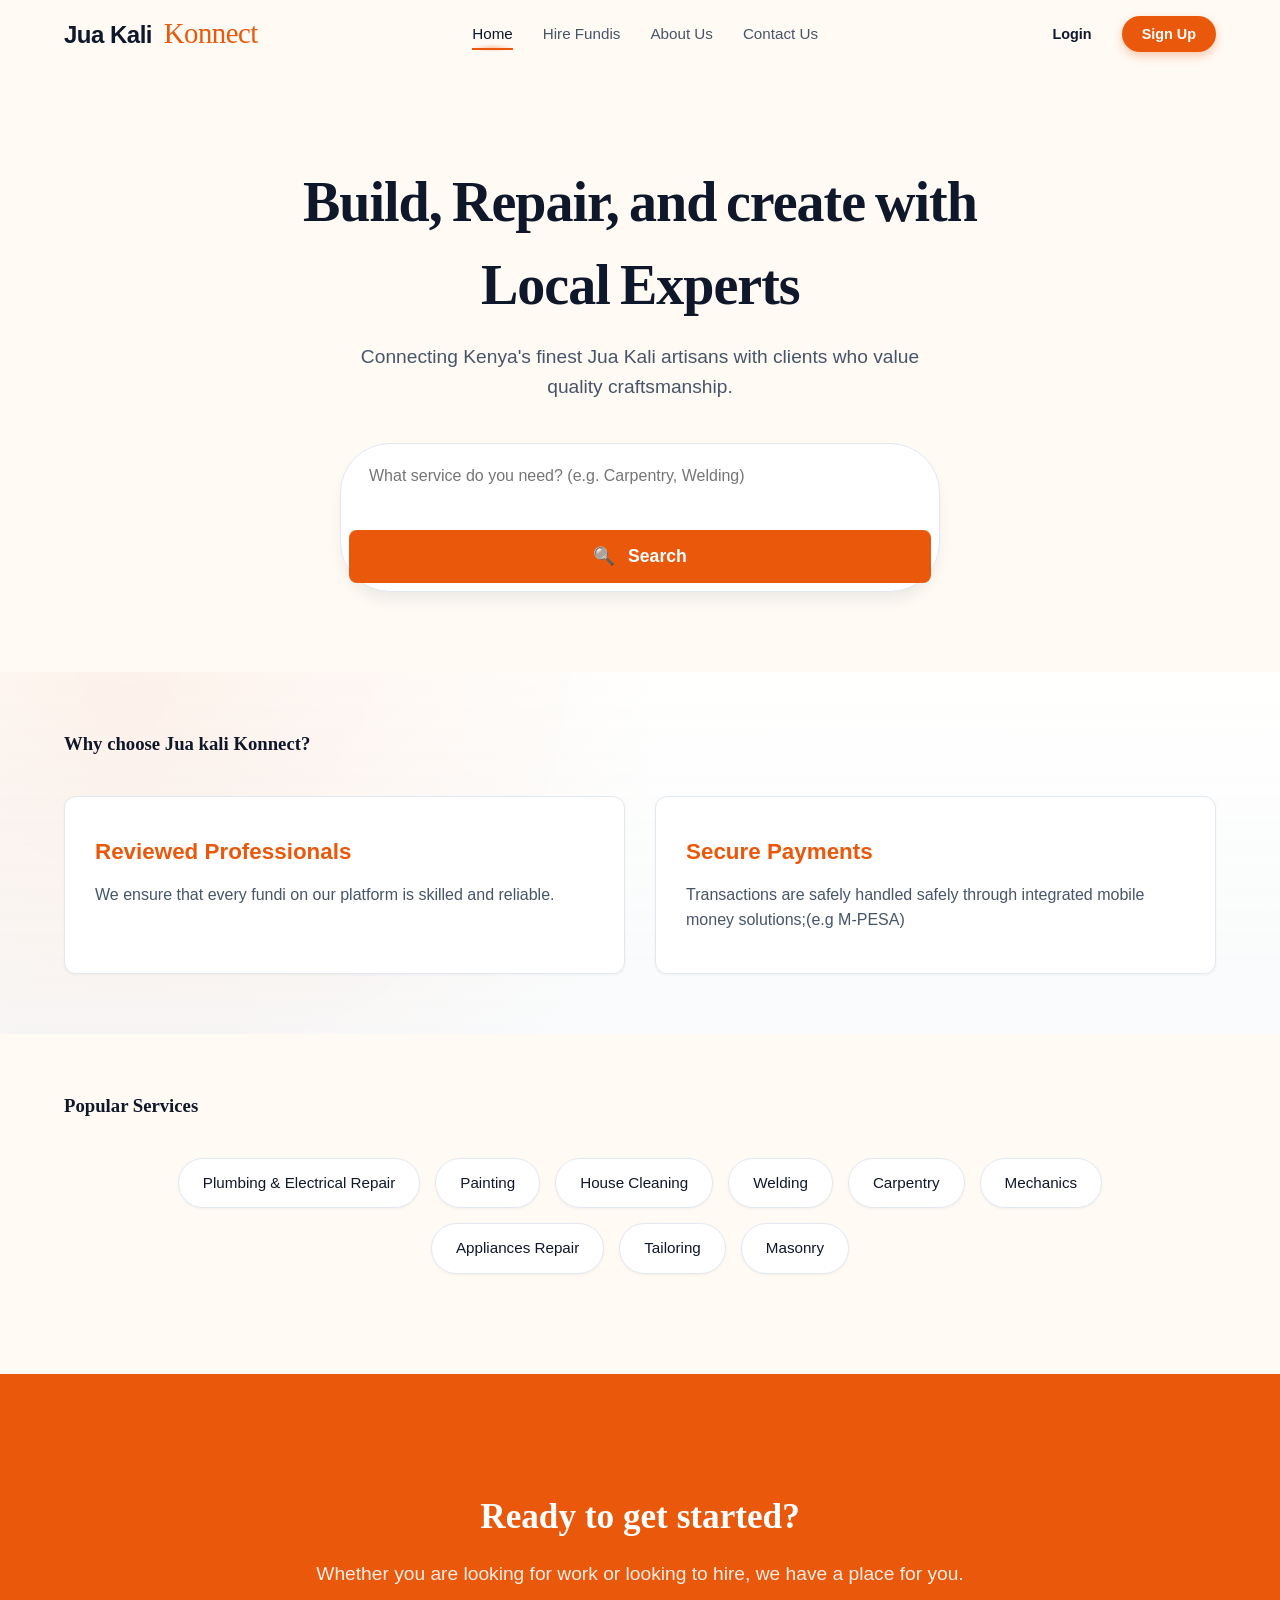
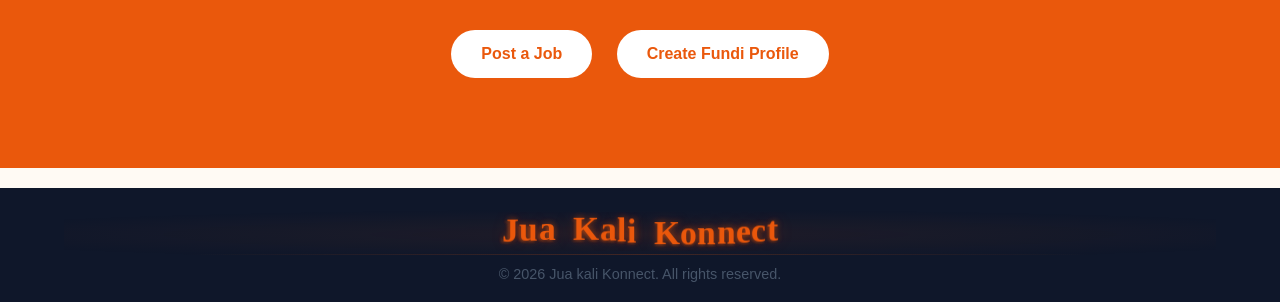
<file: index.html>
<!DOCTYPE html>
<html lang="en">
<head>
    <meta charset="UTF-8">
    <meta name="viewport" content="width=device-width, initial-scale=1.0">
    <title>JuaKali Konnect | Home</title>
    <script>
        document.documentElement.classList.add('js-enabled');
    </script>
    <link rel="stylesheet" href="style.css">
    <link rel="icon" href="Juakalikonnect.jpeg">

</head>
<body>

    <header>
            <nav>
                    <div class="logo">
                        <h1>Jua Kali<span> Konnect</span></h1>
                    </div> 
                <ul>
                        <li><a href="index.html" class="active">Home</a></li>
                        <li><a href="hireworkers.html">Hire Fundis</a></li>
                        <li><a href="aboutus.html">About Us</a></li>
                        <li><a href="contactus.html">Contact Us</a></li>
                </ul>
                <div class="auth-buttons">
                    <button type="button">Login</button>
                    <button type="button">Sign Up</button>
                </div>                 
            </nav>
    </header>

    <main>
        <section class="hero reveal">
            <div class="hero-content reveal">
                     <h2 class="hero-headline" data-hero-headline>Build, Repair, and create with Local Experts</h2>
                     <p>Connecting Kenya's finest Jua Kali artisans with clients who value quality craftsmanship.</p>
                     
                <form class="search-container" data-job-search-form role="search" action="hireworkers.html" method="get">
                    <input type="text" id="job-search-input" name="q" placeholder="What service do you need? (e.g. Carpentry, Welding)" aria-label="Search job category">
                    <button type="submit"><span class="search-icon" aria-hidden="true">&#128269;</span> Search</button>
                </form>
                </div>
        </section>

        <section class="features reveal home-features">
            <h3>Why choose Jua kali Konnect?</h3>
                <div class="feature-grid">
                <article>
                    <h4>Reviewed Professionals</h4>
                    <P>We ensure that every fundi on our platform is skilled and reliable.</P>
                </article>
                <article>
                    <h4>Secure Payments</h4>
                    <p> Transactions are safely handled safely through integrated mobile money solutions;(e.g M-PESA)</p>
                </article>
                </div>
        </section>

        <section class="categories reveal">
            <h3>Popular Services</h3>
                <div class="Category-list">
                    <div class="category-item" data-service-query="plumber,electrician"> Plumbing & Electrical Repair</div>
                    <div class="category-item" data-service-query="painter"> Painting</div>
                    <div class="category-item" data-service-query="house cleaner"> House Cleaning</div>
                    <div class="category-item" data-service-query="welder"> Welding</div>
                    <div class="category-item" data-service-query="carpenter"> Carpentry</div>
                    <div class="category-item" data-service-query="mechanic"> Mechanics</div>
                    <div class="category-item" data-service-query="electronics repair"> Appliances Repair</div>
                    <div class="category-item" data-service-query="tailoring"> Tailoring</div>
                    <div class="category-item" data-service-query="masonry"> Masonry</div>
                </div>
        </section>

        <section class="cta-section reveal">
            <h2>Ready to get started?</h2>
            <p>Whether you are looking for work or looking to hire, we have a place for you.</p>
            <button type="button" data-home-post-job>Post a Job</button>
            <button type="button" data-home-create-fundi>Create Fundi Profile</button>
        </section>
    </main>

    <footer>
        <div class="footer-links">
            <p>&copy; 2026 Jua kali Konnect. All rights reserved.</p>

        </div>
    </footer>

    <div class="mobile-sticky-cta">
        <a href="hireworkers.html">Find Fundis</a>
    </div>

    <script src="utils.js"></script>
    <script src="main.js"></script>

</body>
</html>
</file>
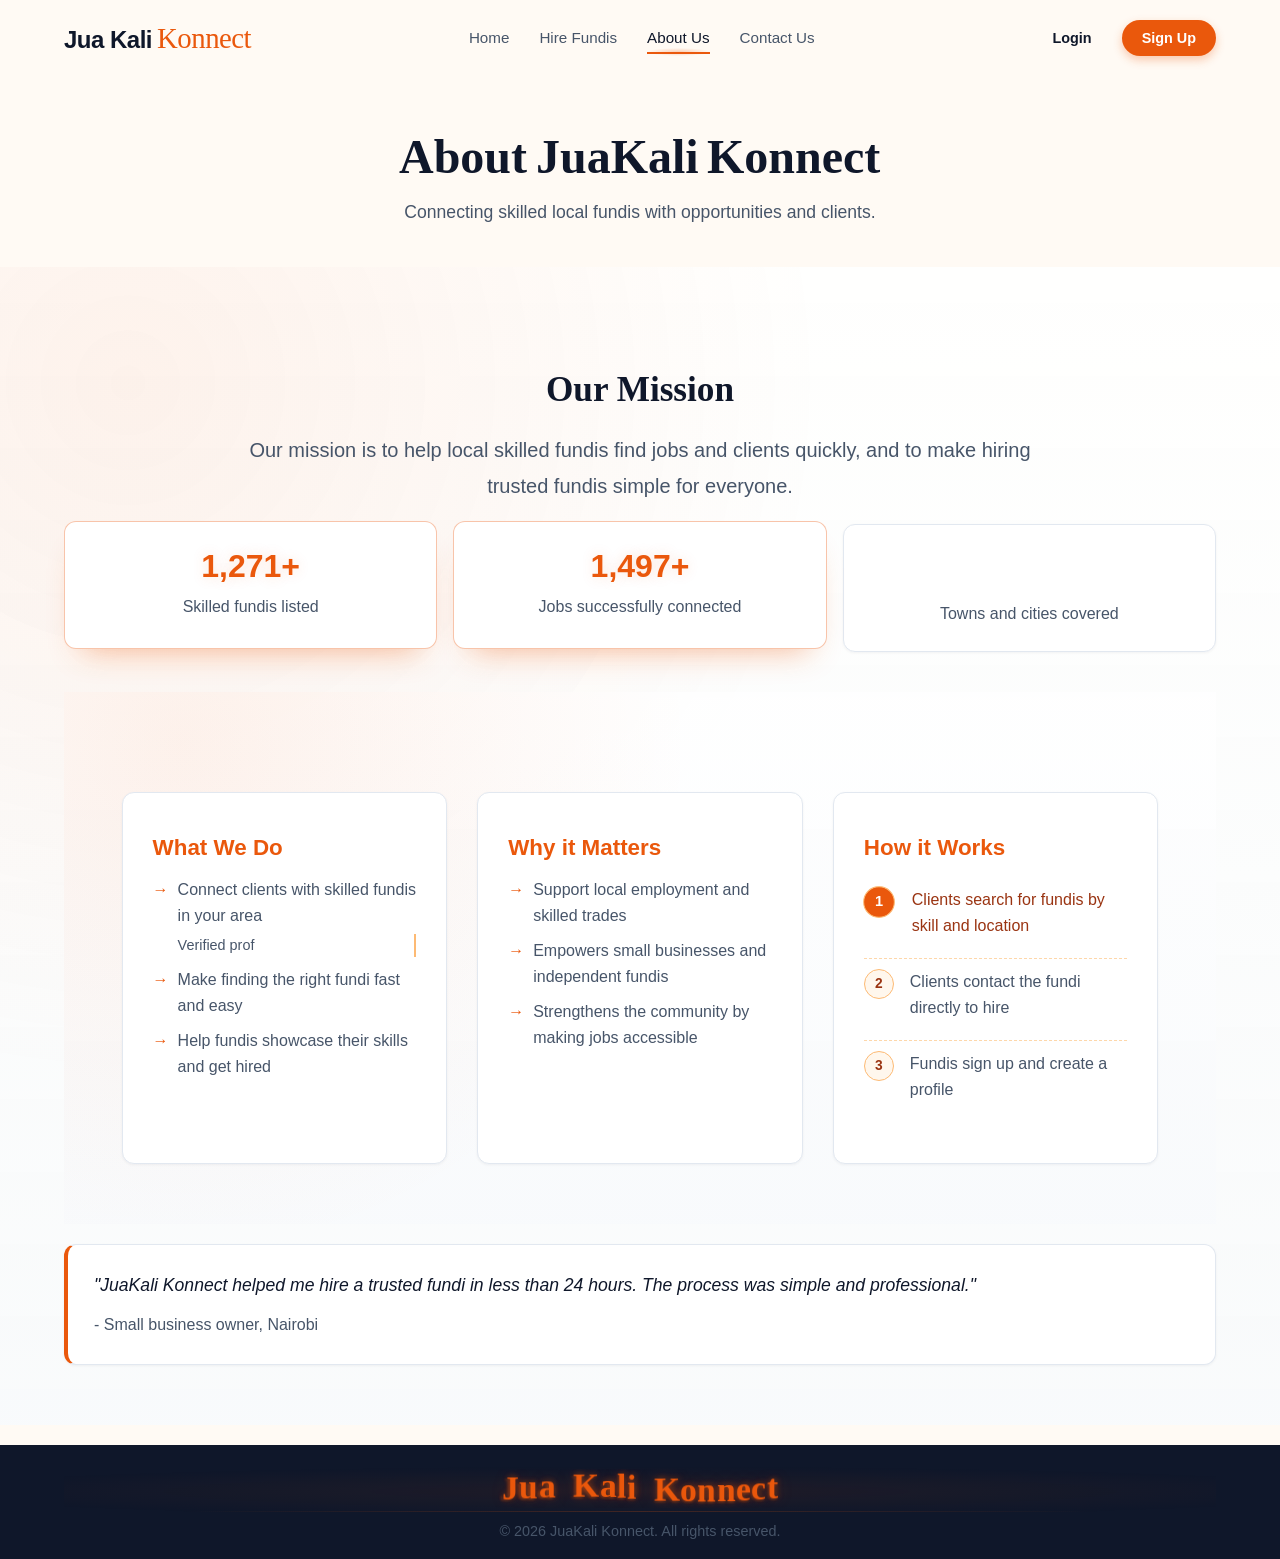
<file: aboutus.html>
<!DOCTYPE html>
<html lang="en">
<head>
    <meta charset="UTF-8">
    <meta name="viewport" content="width=device-width, initial-scale=1.0">
    <title>About Us | JuaKali Konnect</title>
    <script>
        document.documentElement.classList.add('js-enabled');
    </script>
    <link rel="stylesheet" href="style.css">
    <link rel="icon" href="Juakalikonnect.jpeg">
</head>
<body> <nav>
        <div class="logo">
            <a href="index.html" aria-label="JuaKali Konnect Home">Jua Kali<span> Konnect</span></a>
        </div> 
        <ul>
            <li><a href="index.html">Home</a></li>
            <li><a href="hireworkers.html">Hire Fundis</a></li>
            <li><a href="aboutus.html" class="active">About Us</a></li>
            <li><a href="contactus.html">Contact Us</a></li>
        </ul>
        <div class="auth-buttons">
            <button type="button">Login</button>
            <button type="button">Sign Up</button>
        </div>                 
    </nav>

    <header>
        <h1 class="hero-headline" data-hero-headline>About JuaKali Konnect</h1>
        <p>Connecting skilled local fundis with opportunities and clients.</p>
    </header>

    <main class="about-content reveal">
        <section class="mission-section">
            <article>
                <h2>Our Mission</h2>
                <p>Our mission is to help local skilled fundis find jobs and clients quickly, and to make hiring trusted fundis simple for everyone.</p>
            </article>
        </section>

        <section class="trust-metrics reveal">
            <article class="metric-card">
                <h3 class="metric-value" data-metric-value="2,500+" data-metric-count="2500" data-metric-suffix="+">2,500+</h3>
                <p>Skilled fundis listed</p>
            </article>
            <article class="metric-card">
                <h3 class="metric-value" data-metric-value="7,800+" data-metric-count="7800" data-metric-suffix="+">7,800+</h3>
                <p>Jobs successfully connected</p>
            </article>
            <article class="metric-card">
                <h3 class="metric-value" data-metric-value="35+" data-metric-count="35" data-metric-suffix="+">35+</h3>
                <p>Towns and cities covered</p>
            </article>
        </section>

        <section class="features about-features">
            <div class="feature-grid">
                <article class="feature-card">
                    <h3>What We Do</h3>
                    <ul>
                        <li>
                            <span class="feature-main">Connect clients with skilled fundis in your area</span>
                            <span class="feature-extra">Verified profiles, local availability, and direct contact details in one place.</span>
                        </li>
                        <li>
                            <span class="feature-main">Make finding the right fundi fast and easy</span>
                            <span class="feature-extra">Filter by trade and location to reduce guesswork and hiring delays.</span>
                        </li>
                        <li>
                            <span class="feature-main">Help fundis showcase their skills and get hired</span>
                            <span class="feature-extra">Each profile highlights practical strengths so clients can shortlist with confidence.</span>
                        </li>
                    </ul>
                </article>

                <article class="feature-card">
                    <h3>Why it Matters</h3>
                    <ul>
                        <li>
                            <span class="feature-main">Support local employment and skilled trades</span>
                            <span class="feature-extra">More visibility means more paid jobs for experienced local artisans.</span>
                        </li>
                        <li>
                            <span class="feature-main">Empowers small businesses and independent fundis</span>
                            <span class="feature-extra">Reliable hiring helps projects move faster and improves earnings consistency.</span>
                        </li>
                        <li>
                            <span class="feature-main">Strengthens the community by making jobs accessible</span>
                            <span class="feature-extra">Trusted connections keep money and opportunities circulating locally.</span>
                        </li>
                    </ul>
                </article>

                <article class="feature-card" data-stepper-card>
                    <h3>How it Works</h3>
                    <ul class="how-steps" role="list">
                        <li class="step-item" data-step-item="1" tabindex="0">
                            <span class="step-dot" aria-hidden="true">1</span>
                            <span class="step-text">Clients search for fundis by skill and location</span>
                        </li>
                        <li class="step-item" data-step-item="2" tabindex="0">
                            <span class="step-dot" aria-hidden="true">2</span>
                            <span class="step-text">Clients contact the fundi directly to hire</span>
                        </li>
                        <li class="step-item" data-step-item="3" tabindex="0">
                            <span class="step-dot" aria-hidden="true">3</span>
                            <span class="step-text">Fundis sign up and create a profile</span>
                        </li>
                    </ul>
                </article>
            </div>
        </section>

        <section class="testimonial-panel reveal">
            <blockquote>
                "JuaKali Konnect helped me hire a trusted fundi in less than 24 hours. The process was simple and professional."
            </blockquote>
            <p>- Small business owner, Nairobi</p>
        </section>
    </main>

    <footer>
        <p>&copy; 2026 JuaKali Konnect. All rights reserved.</p>
    </footer>

    <div class="mobile-sticky-cta">
        <a href="hireworkers.html">Hire a Fundi</a>
    </div>

    <script src="utils.js"></script>
    <script src="main.js"></script>
</body>
</html>
</file>
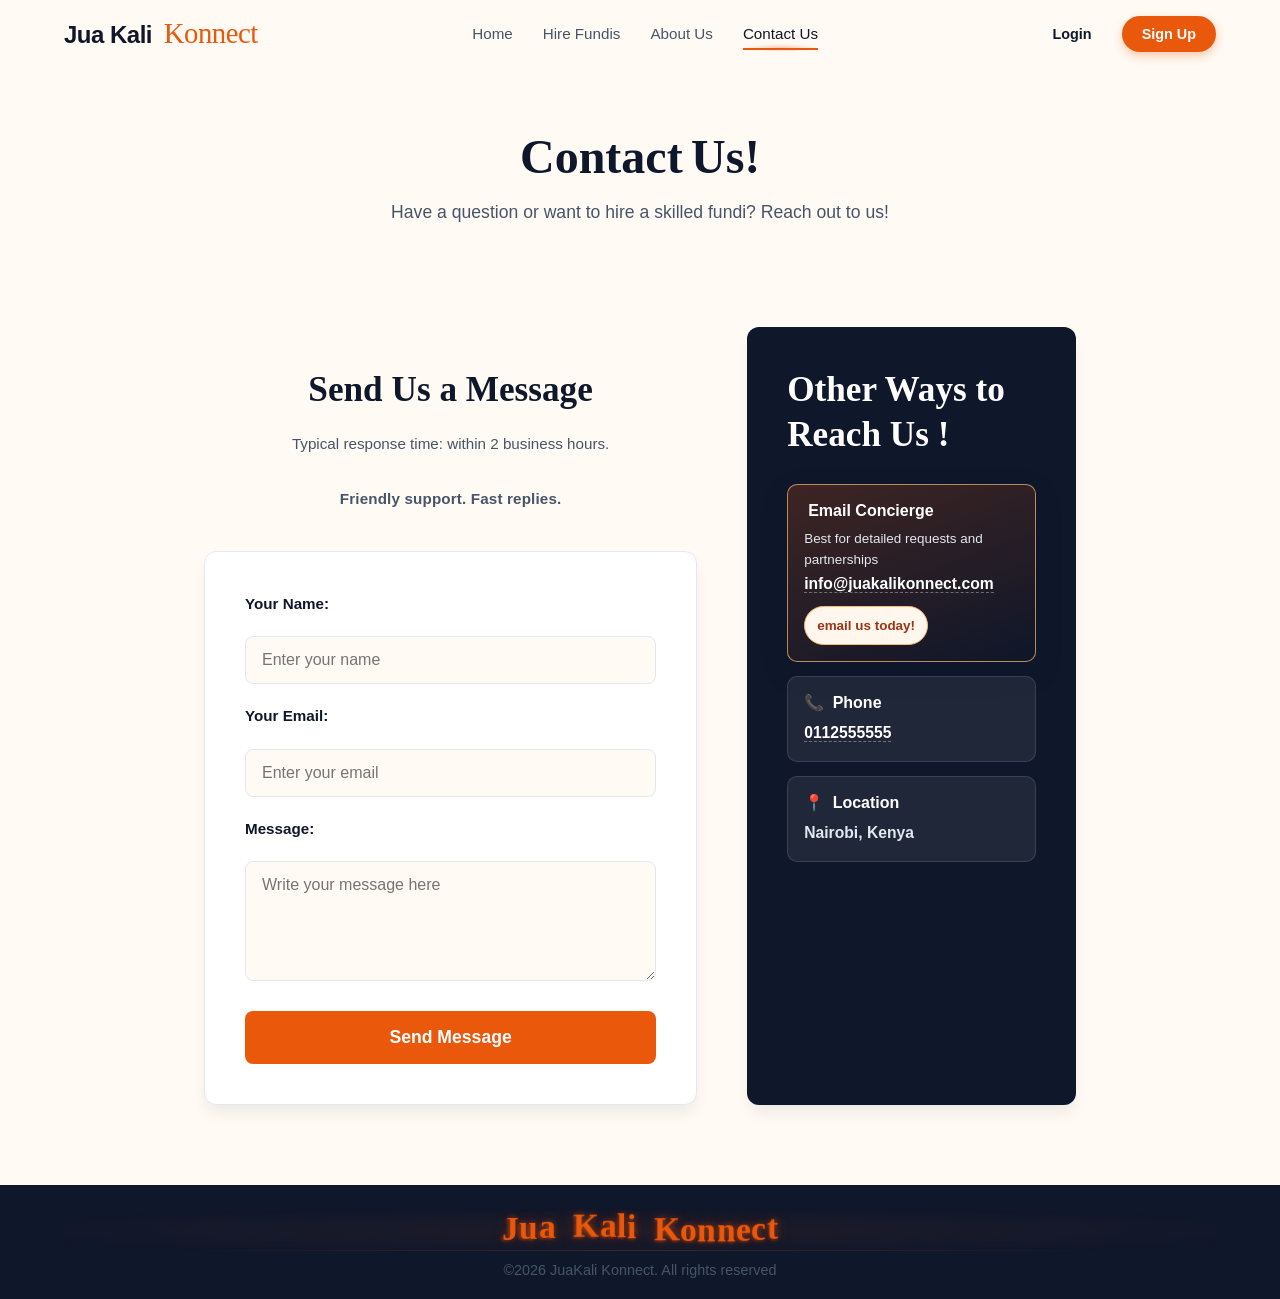
<file: contactus.html>
<!DOCTYPE html>
<html lang="en">
<head>
    <meta charset="UTF-8">
    <meta name="viewport" content="width=device-width, initial-scale=1.0">
    <title>Contact Us | JuaKali Konnect</title>
   <script>
       document.documentElement.classList.add('js-enabled');
   </script>
   <link rel="preconnect" href="https://fonts.googleapis.com">
<link rel="preconnect" href="https://fonts.gstatic.com" crossorigin>
 <link rel="stylesheet" href="style.css">
<link rel="icon" href="Juakalikonnect.jpeg">

</head>
<body> 

<header>
    <nav>
        <div class="logo">
            <h1>Jua Kali<span> Konnect</span></h1>
        </div> 
        <ul>
            <li><a href="index.html">Home</a></li>
            <li><a href="hireworkers.html">Hire Fundis</a></li>
            <li><a href="aboutus.html">About Us</a></li>
            <li><a href="contactus.html" class="active">Contact Us</a></li>
        </ul>
        <div class="auth-buttons">
            <button type="button">Login</button>
            <button type="button">Sign Up</button>
        </div>                 
    </nav>

    <h1 class="hero-headline" data-hero-headline>Contact Us!</h1>
    <p>Have a question or want to hire a skilled fundi? Reach out to us!</p>
</header>

<main class="contact-container reveal">

    <section class="contact-form-section">
        <h2>Send Us a Message</h2>
        <p class="service-note">Typical response time: within 2 business hours.</p>
        <p class="service-note contact-tone">Friendly support. Fast replies.</p>

        <form>
            <label for="name">Your Name:</label>
            <input type="text" id="name" placeholder="Enter your name" required>

            <label for="email">Your Email:</label>
            <input type="email" id="email" placeholder="Enter your email" required>

            <label for="message">Message:</label>
            <textarea id="message" rows="5" placeholder="Write your message here" required></textarea>

            <button type="submit">Send Message</button>
        </form>
    </section>

    <section class="contact-info-section reveal">
        <h2>Other Ways to Reach Us !</h2>
        <div class="contact-method-grid">
            <article class="contact-method-card is-featured-email">
                <h3><span class="contact-emoji" aria-hidden="true"></span> Email Concierge</h3>
                <p class="contact-label">Best for detailed requests and partnerships</p>
                <p class="contact-value">
                    <a href="mailto:info@juakalikonnect.com?subject=JuaKali%20Konnect%20Support">info@juakalikonnect.com</a>
                </p>
                <a class="contact-method-link" href="mailto:info@juakalikonnect.com?subject=JuaKali%20Konnect%20Support">email us today!</a>
            </article>
            <article class="contact-method-card">
                <h3><span class="contact-emoji" aria-hidden="true">📞</span> Phone</h3>
                <p class="contact-value"><a href="tel:+254112555555">0112555555</a></p>
            </article>
            <article class="contact-method-card">
                <h3><span class="contact-emoji" aria-hidden="true">📍</span> Location</h3>
                <p class="contact-value">Nairobi, Kenya</p>
            </article>
        </div>
    </section>

</main>

<footer>
    <p>&copy;2026 JuaKali Konnect. All rights reserved</p>
</footer>

<div class="mobile-sticky-cta">
    <a href="hireworkers.html">Find Fundis</a>
</div>

<script src="utils.js"></script>
<script src="main.js"></script>

</body>
</html>
</file>
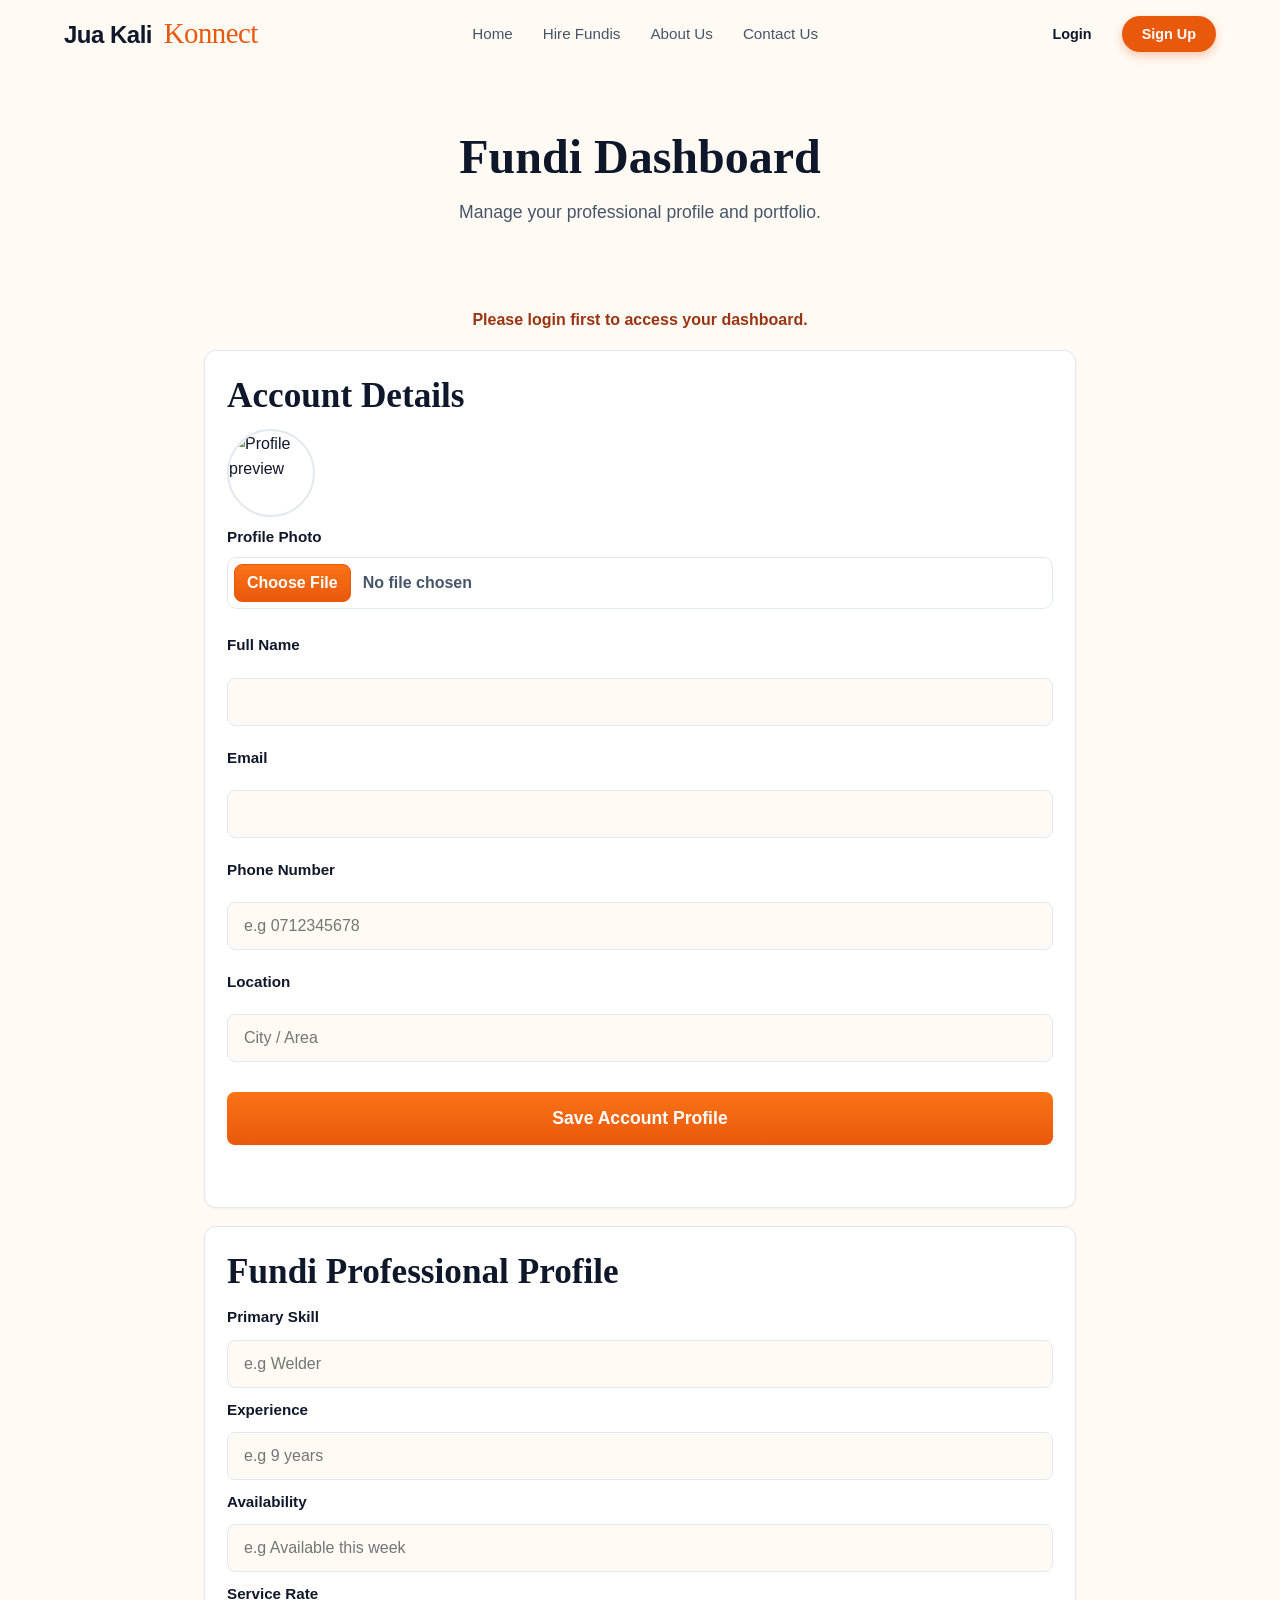
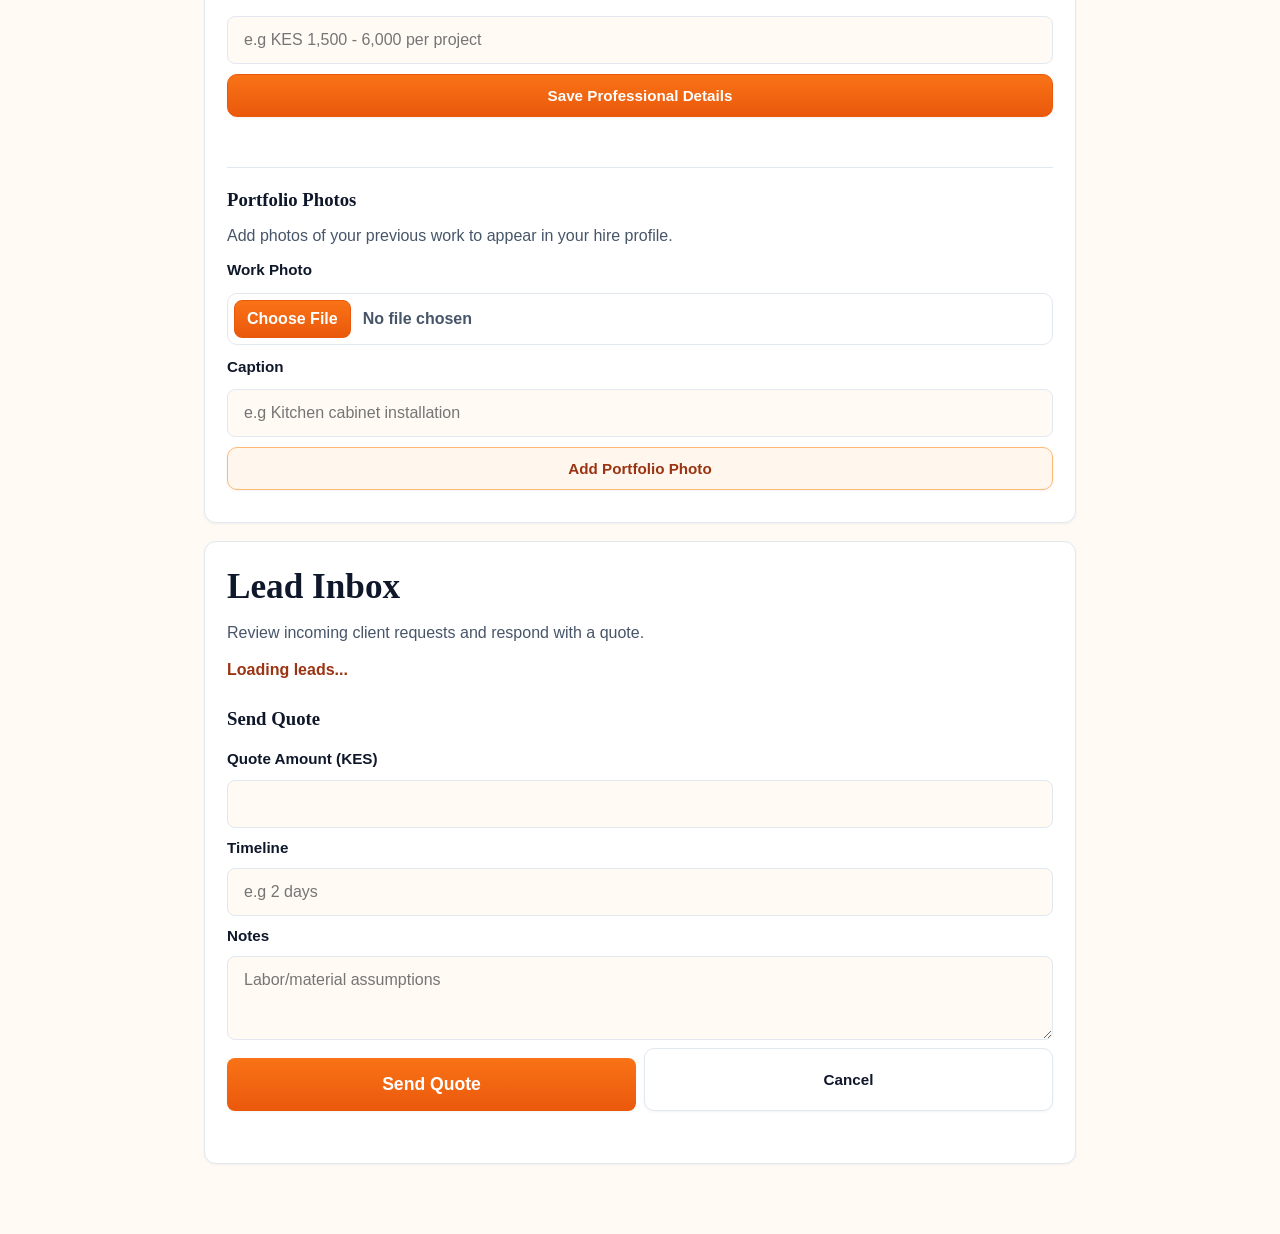
<file: fundi-dashboard.html>
<!DOCTYPE html>
<html lang="en">
<head>
    <meta charset="UTF-8">
    <meta name="viewport" content="width=device-width, initial-scale=1.0">
    <title>Fundi Dashboard | JuaKali Konnect</title>
    <link rel="stylesheet" href="style.css">
    <link rel="icon" href="Juakalikonnect.jpeg">
</head>
<body>
    <header>
        <nav>
            <div class="logo">
                <h1>Jua Kali<span> Konnect</span></h1>
            </div>
            <ul>
                <li><a href="index.html">Home</a></li>
                <li><a href="hireworkers.html">Hire Fundis</a></li>
                <li><a href="aboutus.html">About Us</a></li>
                <li><a href="contactus.html">Contact Us</a></li>
            </ul>
            <div class="auth-buttons">
                <button type="button">Login</button>
                <button type="button">Sign Up</button>
            </div>
        </nav>

        <h1>Fundi Dashboard</h1>
        <p>Manage your professional profile and portfolio.</p>
    </header>

    <main class="profile-page" data-fundi-page>
        <p class="profile-status" data-profile-status>Loading dashboard...</p>

        <section class="profile-card">
            <h2>Account Details</h2>
            <form data-account-form>
                <div class="profile-photo-block">
                    <img data-profile-photo-preview alt="Profile preview" class="profile-photo-preview">
                    <label for="profile-photo-input">Profile Photo</label>
                    <input type="file" id="profile-photo-input" accept="image/*">
                </div>

                <label for="profile-fullname">Full Name</label>
                <input type="text" id="profile-fullname" required>

                <label for="profile-email">Email</label>
                <input type="email" id="profile-email" readonly>

                <label for="profile-phone">Phone Number</label>
                <input type="tel" id="profile-phone" placeholder="e.g 0712345678">

                <label for="profile-location">Location</label>
                <input type="text" id="profile-location" placeholder="City / Area">

                <button type="submit">Save Account Profile</button>
                <p class="profile-message" data-profile-message></p>
            </form>
        </section>

        <section class="profile-card" data-fundi-section>
            <h2>Fundi Professional Profile</h2>

            <label for="fundi-profile-skill">Primary Skill</label>
            <input type="text" id="fundi-profile-skill" placeholder="e.g Welder">

            <label for="fundi-profile-experience">Experience</label>
            <input type="text" id="fundi-profile-experience" placeholder="e.g 9 years">

            <label for="fundi-profile-availability">Availability</label>
            <input type="text" id="fundi-profile-availability" placeholder="e.g Available this week">

            <label for="fundi-profile-rate">Service Rate</label>
            <input type="text" id="fundi-profile-rate" placeholder="e.g KES 1,500 - 6,000 per project">

            <button type="button" data-fundi-profile-save>Save Professional Details</button>
            <p class="profile-message" data-fundi-profile-message></p>

            <hr class="profile-divider">

            <h3>Portfolio Photos</h3>
            <p class="profile-helper">Add photos of your previous work to appear in your hire profile.</p>

            <label for="portfolio-photo-input">Work Photo</label>
            <input type="file" id="portfolio-photo-input" accept="image/*">

            <label for="portfolio-caption-input">Caption</label>
            <input type="text" id="portfolio-caption-input" placeholder="e.g Kitchen cabinet installation">

            <button type="button" data-add-portfolio-item>Add Portfolio Photo</button>

            <div class="profile-gallery" data-portfolio-list></div>
        </section>

        <section class="profile-card" data-fundi-leads id="fundi-leads">
            <h2>Lead Inbox</h2>
            <p class="profile-helper">Review incoming client requests and respond with a quote.</p>
            <p class="fundi-leads-summary" data-fundi-leads-summary>Loading leads...</p>
            <div class="fundi-leads-list" data-fundi-leads-list></div>

            <form class="fundi-quote-form" data-fundi-quote-form hidden>
                <h3>Send Quote</h3>
                <p class="fundi-quote-target" data-fundi-quote-target></p>
                <input type="hidden" data-fundi-quote-lead-id>

                <label for="fundi-quote-amount">Quote Amount (KES)</label>
                <input type="number" id="fundi-quote-amount" min="1" step="1" data-fundi-quote-amount required>

                <label for="fundi-quote-timeline">Timeline</label>
                <input type="text" id="fundi-quote-timeline" data-fundi-quote-timeline placeholder="e.g 2 days" required>

                <label for="fundi-quote-notes">Notes</label>
                <textarea id="fundi-quote-notes" rows="3" data-fundi-quote-notes placeholder="Labor/material assumptions"></textarea>

                <div class="fundi-quote-actions">
                    <button type="submit">Send Quote</button>
                    <button type="button" data-fundi-quote-cancel>Cancel</button>
                </div>
            </form>

            <p class="profile-message" data-fundi-lead-message></p>
        </section>
    </main>

    <script src="utils.js"></script>
    <script src="main.js"></script>
</body>
</html>
</file>
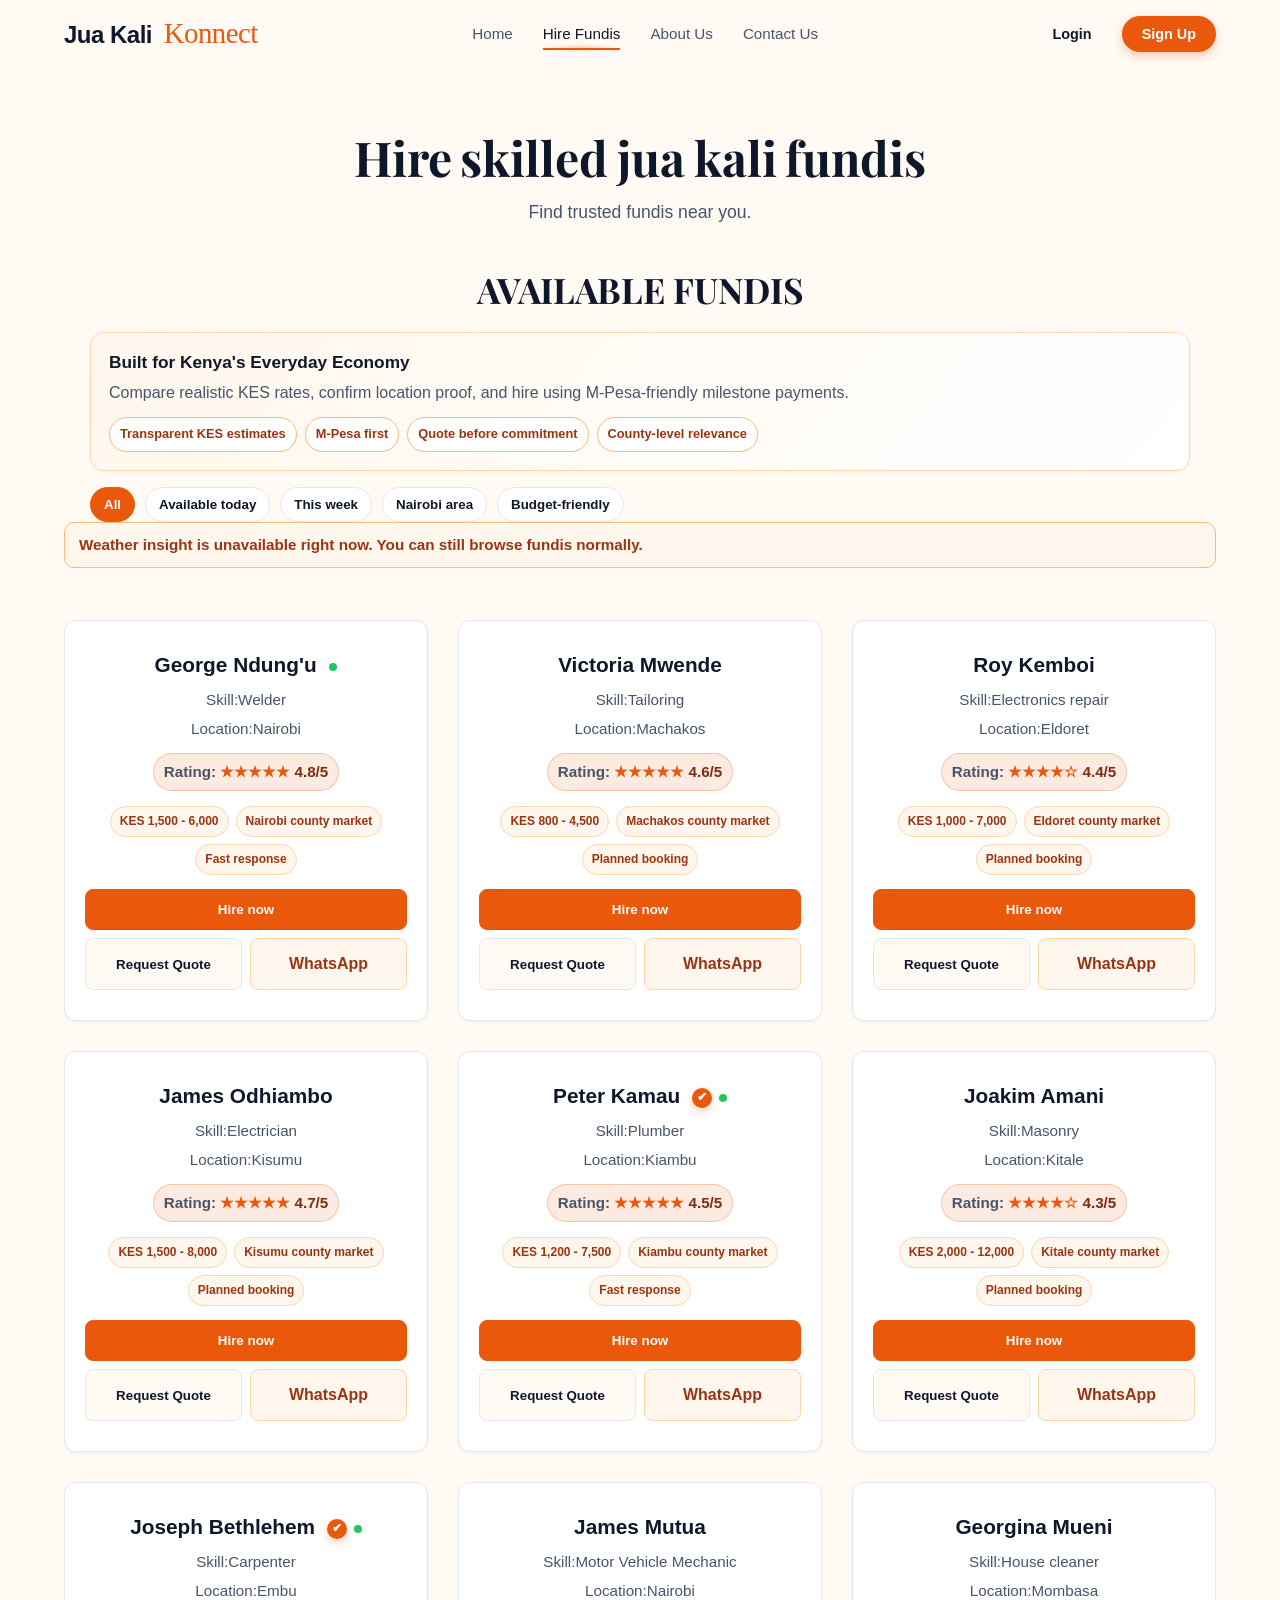
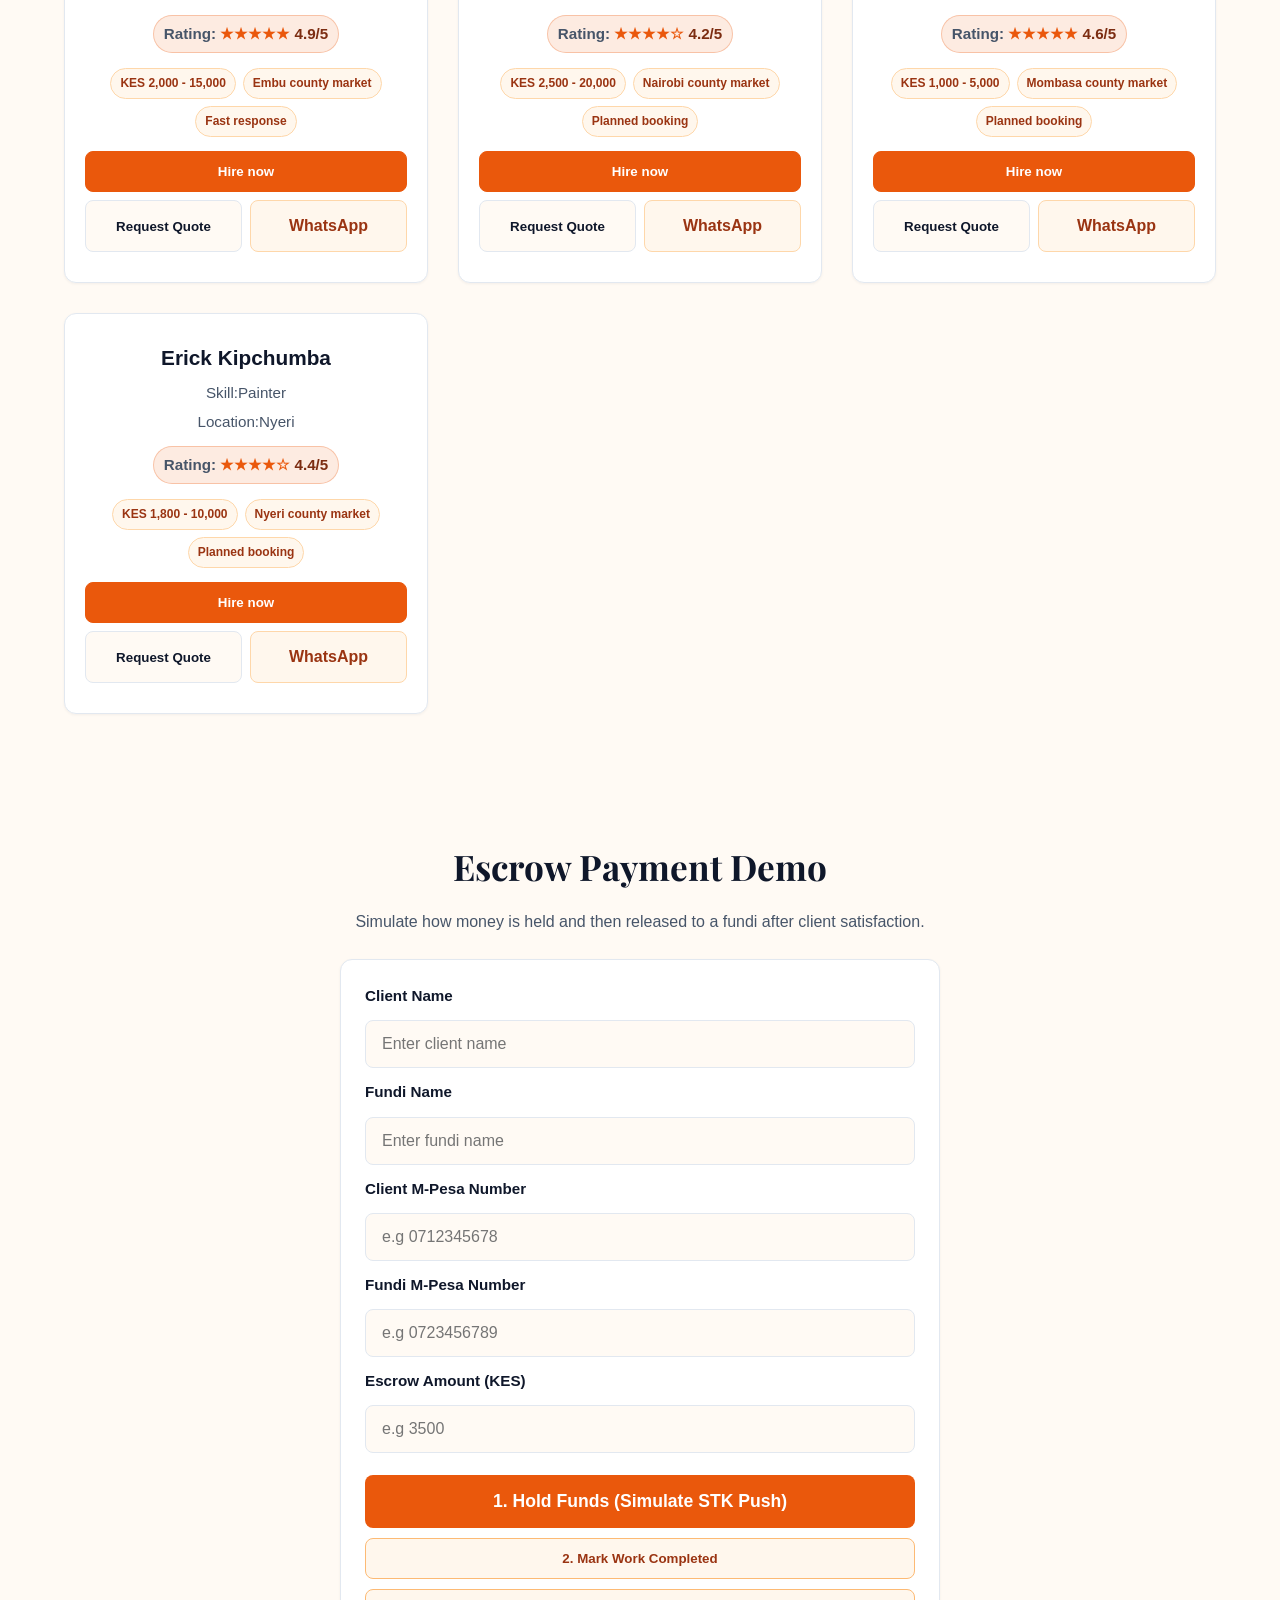
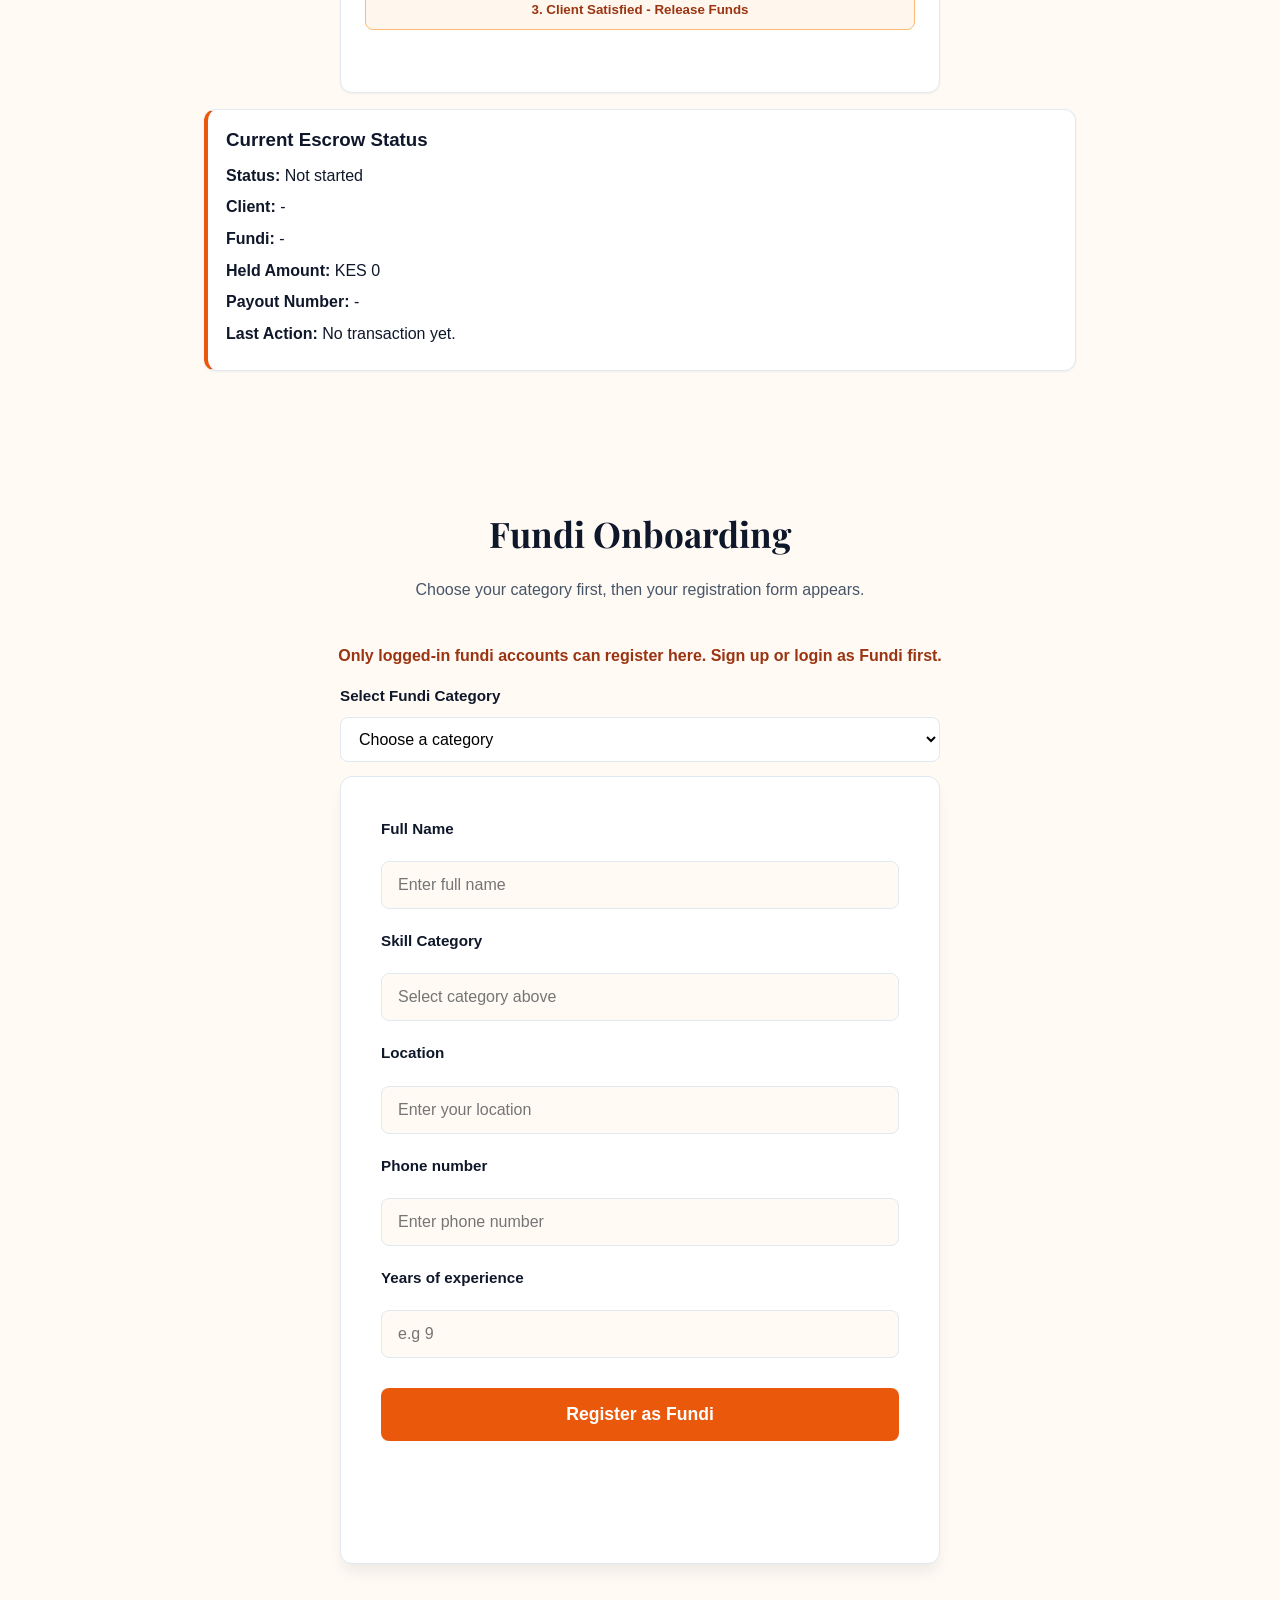
<file: hireworkers.html>
<!DOCTYPE html>
<html lang="en">
<head>
    <meta charset="UTF-8">
    <meta name="viewport" content="width=device-width, initial-scale=1.0">
    <title>Hire Fundis</title>
   <script>
       document.documentElement.classList.add('js-enabled');
   </script>
   <link rel="preconnect" href="https://fonts.googleapis.com">
<link rel="preconnect" href="https://fonts.gstatic.com" crossorigin>
 <link rel="stylesheet" href="style.css">
 <link rel="icon" href="Juakalikonnect.jpeg">


<link href="https://fonts.googleapis.com/css2?family=Playfair+Display:wght@400;600;700&display=swap" rel="stylesheet">

</head>
<body>
    <header>
           <nav>
                    <div class="logo">
                        <h1>Jua Kali<span> Konnect</span></h1>
                    </div> 
                <ul>
                        <li><a href="index.html">Home</a></li>
                        <li><a href="hireworkers.html" class="active">Hire Fundis</a></li>
                        <li><a href="aboutus.html">About Us</a></li>
                        <li><a href="contactus.html">Contact Us</a></li>
                </ul>
                <div class="auth-buttons">
                    <button type="button">Login</button>
                    <button type="button">Sign Up</button>
                </div>                 
            </nav>
          <h1 class="hero-headline" data-hero-headline>Hire skilled jua kali fundis</h1>
              <p>Find trusted fundis near you.</p>
    </header>
    <h2>AVAILABLE FUNDIS</h2>

    <section class="market-insight reveal" data-market-insight>
        <h3>Built for Kenya's Everyday Economy</h3>
        <p>Compare realistic KES rates, confirm location proof, and hire using M-Pesa-friendly milestone payments.</p>
        <div class="market-insight-chips">
            <span>Transparent KES estimates</span>
            <span>M-Pesa first</span>
            <span>Quote before commitment</span>
            <span>County-level relevance</span>
        </div>
    </section>

    <section class="quick-filters" data-quick-filters>
        <div class="quick-filter-actions">
            <button type="button" data-filter="all" class="is-active">All</button>
            <button type="button" data-filter="today">Available today</button>
            <button type="button" data-filter="week">This week</button>
            <button type="button" data-filter="nairobi">Nairobi area</button>
            <button type="button" data-filter="budget">Budget-friendly</button>
        </div>
    </section>

    <p class="weather-brief is-loading" data-weather-banner role="status" aria-live="polite">
        Checking Nairobi weather...
    </p>


    <section class="workers">

    <div class="worker-card" data-phone="0712 345 678" data-experience="8 years" data-availability="Available today" data-bio="Certified welder for gates, grills, and metal fabrication projects.">
        <h3>George Ndung'u</h3>
        <p>Skill:Welder</p>
        <p>Location:Nairobi</p>
        <p class="worker-rating">Rating: 4.8/5</p>
        <button type="button" data-hire-button>Hire now</button>
        

    </div>
         <div class="worker-card" data-phone="0723 112 890" data-experience="6 years" data-availability="Available this week" data-bio="Tailor specializing in uniforms, fittings, and custom designs.">
        <h3>Victoria Mwende</h3>
        <p>Skill:Tailoring</p>
        <p>Location:Machakos</p>
        <p class="worker-rating">Rating: 4.6/5</p>
        <button type="button" data-hire-button>Hire now</button>
         </div>

         <div class="worker-card" data-phone="0701 889 432" data-experience="5 years" data-availability="Available tomorrow" data-bio="Fast diagnostics and repair for home electronics and appliances.">
        <h3>Roy Kemboi</h3>
        <p>Skill:Electronics repair</p>
        <p>Location:Eldoret</p>
        <p class="worker-rating">Rating: 4.4/5</p>
        <button type="button" data-hire-button>Hire now</button>

         </div>

         <div class="worker-card" data-phone="0799 650 210" data-experience="7 years" data-availability="Available this week" data-bio="Electrical installations, wiring checks, and power fault troubleshooting.">
        <h3>James Odhiambo</h3>
        <p>Skill:Electrician</p>
        <p>Location:Kisumu</p>
        <p class="worker-rating">Rating: 4.7/5</p>
        <button type="button" data-hire-button>Hire now</button>
        </div>

         <div class="worker-card" data-phone="0710 227 334" data-experience="9 years" data-availability="Available today" data-bio="Residential and commercial plumbing maintenance and installation.">
        <h3>Peter Kamau</h3>
        <p>Skill:Plumber</p>
        <p>Location:Kiambu</p>
        <p class="worker-rating">Rating: 4.5/5</p>
        <button type="button" data-hire-button>Hire now</button>
        </div>



         <div class="worker-card" data-phone="0733 489 220" data-experience="6 years" data-availability="Available in 2 days" data-bio="Masonry expert for walling, tiling, and concrete finishing.">
        <h3>Joakim Amani</h3>
        <p>Skill:Masonry</p>
        <p>Location:Kitale</p>
        <p class="worker-rating">Rating: 4.3/5</p>
        <button type="button" data-hire-button>Hire now</button>
        </div>



         <div class="worker-card" data-phone="0707 145 998" data-experience="10 years" data-availability="Available today" data-bio="Custom woodwork, furniture repair, and interior carpentry.">
        <h3>Joseph Bethlehem</h3>
        <p>Skill:Carpenter</p>
        <p>Location:Embu</p>
        <p class="worker-rating">Rating: 4.9/5</p>
        <button type="button" data-hire-button>Hire now</button>
        </div>


         <div class="worker-card" data-phone="0722 804 562" data-experience="7 years" data-availability="Available this week" data-bio="Engine checks, routine service, and mechanical fault repairs.">
        <h3>James Mutua</h3>
        <p>Skill:Motor Vehicle Mechanic</p>
        <p>Location:Nairobi</p>
        <p class="worker-rating">Rating: 4.2/5</p>
        <button type="button" data-hire-button>Hire now</button>
        </div>


         <div class="worker-card" data-phone="0744 620 771" data-experience="5 years" data-availability="Available tomorrow" data-bio="Reliable home and office cleaning with eco-safe supplies.">
        <h3>Georgina Mueni</h3>
        <p>Skill:House cleaner</p>
        <p>Location:Mombasa</p>
        <p class="worker-rating">Rating: 4.6/5</p>
        <button type="button" data-hire-button>Hire now</button>
        </div>
         


         <div class="worker-card" data-phone="0718 901 442" data-experience="6 years" data-availability="Available in 3 days" data-bio="Interior and exterior painting with clean finishing.">
        <h3>Erick Kipchumba</h3>
        <p>Skill:Painter </p>
        <p>Location:Nyeri</p>
        <p class="worker-rating">Rating: 4.4/5</p>
        <button type="button" data-hire-button>Hire now</button>
        </div>
         
         

       </section>

<section class="escrow-demo" data-escrow-demo>
    <h2>Escrow Payment Demo</h2>
    <p>Simulate how money is held and then released to a fundi after client satisfaction.</p>

    <form class="escrow-form" data-escrow-form>
        <label for="escrow-client-name">Client Name</label>
        <input type="text" id="escrow-client-name" placeholder="Enter client name" required>

        <label for="escrow-fundi-name">Fundi Name</label>
        <input type="text" id="escrow-fundi-name" placeholder="Enter fundi name" required>

        <label for="escrow-client-phone">Client M-Pesa Number</label>
        <input type="tel" id="escrow-client-phone" placeholder="e.g 0712345678" required>

        <label for="escrow-fundi-phone">Fundi M-Pesa Number</label>
        <input type="tel" id="escrow-fundi-phone" placeholder="e.g 0723456789" required>

        <label for="escrow-amount">Escrow Amount (KES)</label>
        <input type="number" id="escrow-amount" min="1" step="1" placeholder="e.g 3500" required>

        <div class="escrow-actions">
            <button type="submit">1. Hold Funds (Simulate STK Push)</button>
            <button type="button" data-escrow-complete>2. Mark Work Completed</button>
            <button type="button" data-escrow-release>3. Client Satisfied - Release Funds</button>
        </div>

        <p class="escrow-message" data-escrow-message></p>
    </form>

    <div class="escrow-status-card" data-escrow-status-card>
        <h3>Current Escrow Status</h3>
        <p><strong>Status:</strong> <span data-escrow-status>Not started</span></p>
        <p><strong>Client:</strong> <span data-escrow-client>-</span></p>
        <p><strong>Fundi:</strong> <span data-escrow-fundi>-</span></p>
        <p><strong>Held Amount:</strong> <span data-escrow-amount>KES 0</span></p>
        <p><strong>Payout Number:</strong> <span data-escrow-fundi-number>-</span></p>
        <p><strong>Last Action:</strong> <span data-escrow-last-action>-</span></p>
    </div>
</section>


<section class="signup fundi-onboarding" data-fundi-onboarding>
    <h2>Fundi Onboarding</h2>
    <p>Choose your category first, then your registration form appears.</p>

    <p class="fundi-role-message" data-fundi-role-message></p>

    <div class="fundi-category-picker" data-fundi-category-picker hidden>
        <label for="fundi-category-select">Select Fundi Category</label>
        <select id="fundi-category-select" data-fundi-category-select>
            <option value="">Choose a category</option>
            <option value="Welder">Welder</option>
            <option value="Tailoring">Tailoring</option>
            <option value="Electronics repair">Electronics repair</option>
            <option value="Electrician">Electrician</option>
            <option value="Plumber">Plumber</option>
            <option value="Masonry">Masonry</option>
            <option value="Carpenter">Carpenter</option>
            <option value="Motor Vehicle Mechanic">Motor Vehicle Mechanic</option>
            <option value="House cleaner">House cleaner</option>
            <option value="Painter">Painter</option>
        </select>
    </div>

    <form data-fundi-form data-fundi-form-container hidden>
        <label for="fundi-name">Full Name</label>
        <input type="text" id="fundi-name" placeholder="Enter full name" required>

        <label for="fundi-skill">Skill Category</label>
        <input type="text" id="fundi-skill" placeholder="Select category above" readonly required>

        <label for="fundi-location">Location</label>
        <input type="text" id="fundi-location" placeholder="Enter your location" required>

        <label for="fundi-phone">Phone number</label>
        <input type="tel" id="fundi-phone" placeholder="Enter phone number" required>

        <label for="fundi-experience">Years of experience</label>
        <input type="number" id="fundi-experience" min="0" step="1" placeholder="e.g 9" required>

        <button type="submit">Register as Fundi</button>

        <p class="fundi-register-message" data-fundi-register-message></p>
    </form>
</section>

<div class="mobile-sticky-cta">
    <a href="contactus.html">Talk to Us</a>
</div>

<div class="profile-modal" data-profile-modal hidden>
    <div class="profile-modal-card" role="dialog" aria-modal="true" aria-labelledby="profile-name">
        <button type="button" class="profile-close" data-profile-close aria-label="Close profile">&times;</button>
        <div class="profile-avatar-wrap">
            <img data-profile-avatar alt="Fundi profile photo" class="profile-avatar-image">
        </div>
        <h3 id="profile-name">Fundi Name</h3>
        <p><strong>Skill:</strong> <span data-profile-skill></span></p>
        <p><strong>Location:</strong> <span data-profile-location></span></p>
        <p><strong>Phone:</strong> <a href="#" data-profile-phone-link><span data-profile-phone></span></a></p>
        <p><strong>Rating:</strong> <span data-profile-rating></span></p>
        <p><strong>Service Rate:</strong> <span data-profile-service-rate></span></p>
        <p><strong>Experience:</strong> <span data-profile-experience></span></p>
        <p><strong>Availability:</strong> <span data-profile-availability></span></p>
        <p><strong>Profile:</strong> <span data-profile-bio></span></p>
        <p><strong>Typical Estimate:</strong> <span data-profile-estimate></span></p>
        <p><strong>Local Trust:</strong> <span data-profile-local-proof></span></p>

        <div class="profile-section">
            <h4>Previous Work</h4>
            <div class="profile-gallery" data-profile-gallery></div>
        </div>

        <div class="profile-section">
            <h4>Client Comments</h4>
            <div class="profile-comments" data-profile-comments></div>
        </div>

        <div class="profile-cta-row">
            <a href="#" class="profile-cta-link" data-profile-call>Call Now</a>
            <a href="#" class="profile-cta-link" data-profile-whatsapp target="_blank" rel="noopener noreferrer">WhatsApp</a>
            <button type="button" data-profile-request-quote>Request Quote</button>
        </div>

        <p class="profile-quote-feedback" data-profile-quote-feedback></p>
    </div>
</div>

<script src="utils.js"></script>
<script src="main.js"></script>
</body>
</html>
</file>
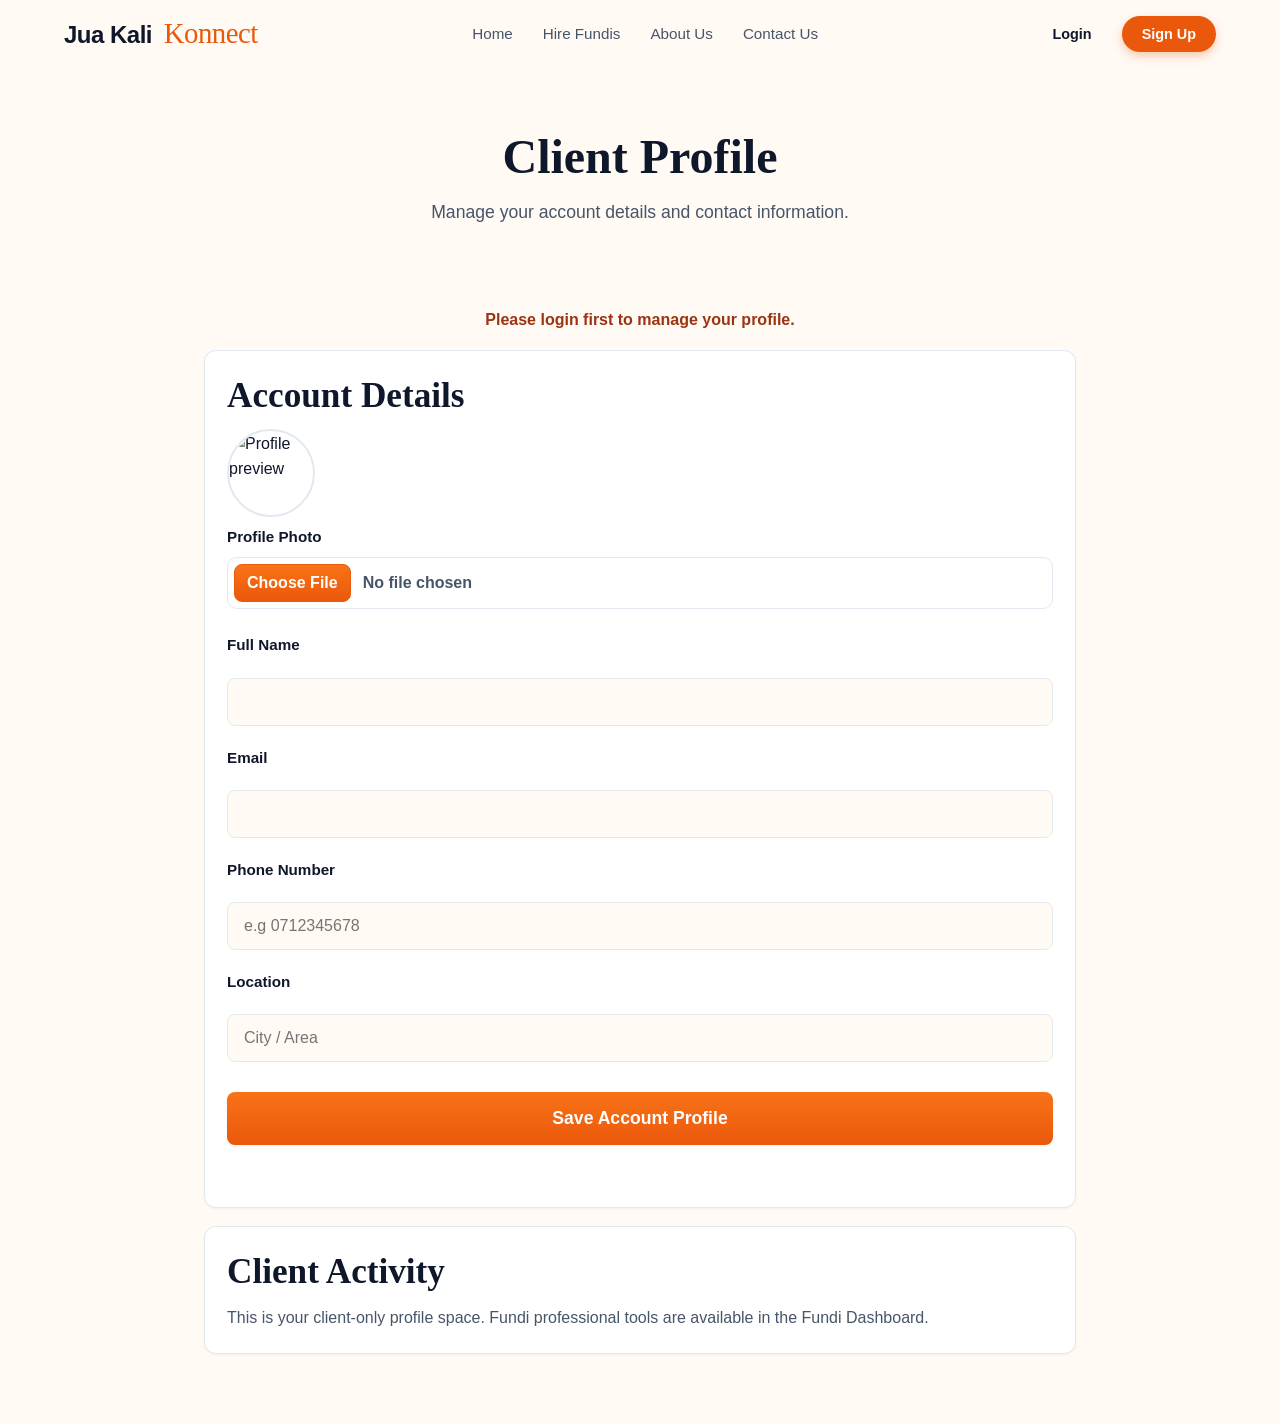
<file: profile.html>
<!DOCTYPE html>
<html lang="en">
<head>
    <meta charset="UTF-8">
    <meta name="viewport" content="width=device-width, initial-scale=1.0">
    <title>My Profile | JuaKali Konnect</title>
    <link rel="stylesheet" href="style.css">
    <link rel="icon" href="Juakalikonnect.jpeg">
</head>
<body>
    <header>
        <nav>
            <div class="logo">
                <h1>Jua Kali<span> Konnect</span></h1>
            </div>
            <ul>
                <li><a href="index.html">Home</a></li>
                <li><a href="hireworkers.html">Hire Fundis</a></li>
                <li><a href="aboutus.html">About Us</a></li>
                <li><a href="contactus.html">Contact Us</a></li>
            </ul>
            <div class="auth-buttons">
                <button type="button">Login</button>
                <button type="button">Sign Up</button>
            </div>
        </nav>

        <h1>Client Profile</h1>
        <p>Manage your account details and contact information.</p>
    </header>

    <main class="profile-page" data-profile-page>
        <p class="profile-status" data-profile-status>Loading profile...</p>

        <section class="profile-card">
            <h2>Account Details</h2>
            <form data-account-form>
                <div class="profile-photo-block">
                    <img data-profile-photo-preview alt="Profile preview" class="profile-photo-preview">
                    <label for="profile-photo-input">Profile Photo</label>
                    <input type="file" id="profile-photo-input" accept="image/*">
                </div>

                <label for="profile-fullname">Full Name</label>
                <input type="text" id="profile-fullname" required>

                <label for="profile-email">Email</label>
                <input type="email" id="profile-email" readonly>

                <label for="profile-phone">Phone Number</label>
                <input type="tel" id="profile-phone" placeholder="e.g 0712345678">

                <label for="profile-location">Location</label>
                <input type="text" id="profile-location" placeholder="City / Area">

                <button type="submit">Save Account Profile</button>
                <p class="profile-message" data-profile-message></p>
            </form>
        </section>

        <section class="profile-card">
            <h2>Client Activity</h2>
            <p class="profile-helper">This is your client-only profile space. Fundi professional tools are available in the Fundi Dashboard.</p>
        </section>
    </main>

    <script src="utils.js"></script>
    <script src="main.js"></script>
</body>
</html>
</file>
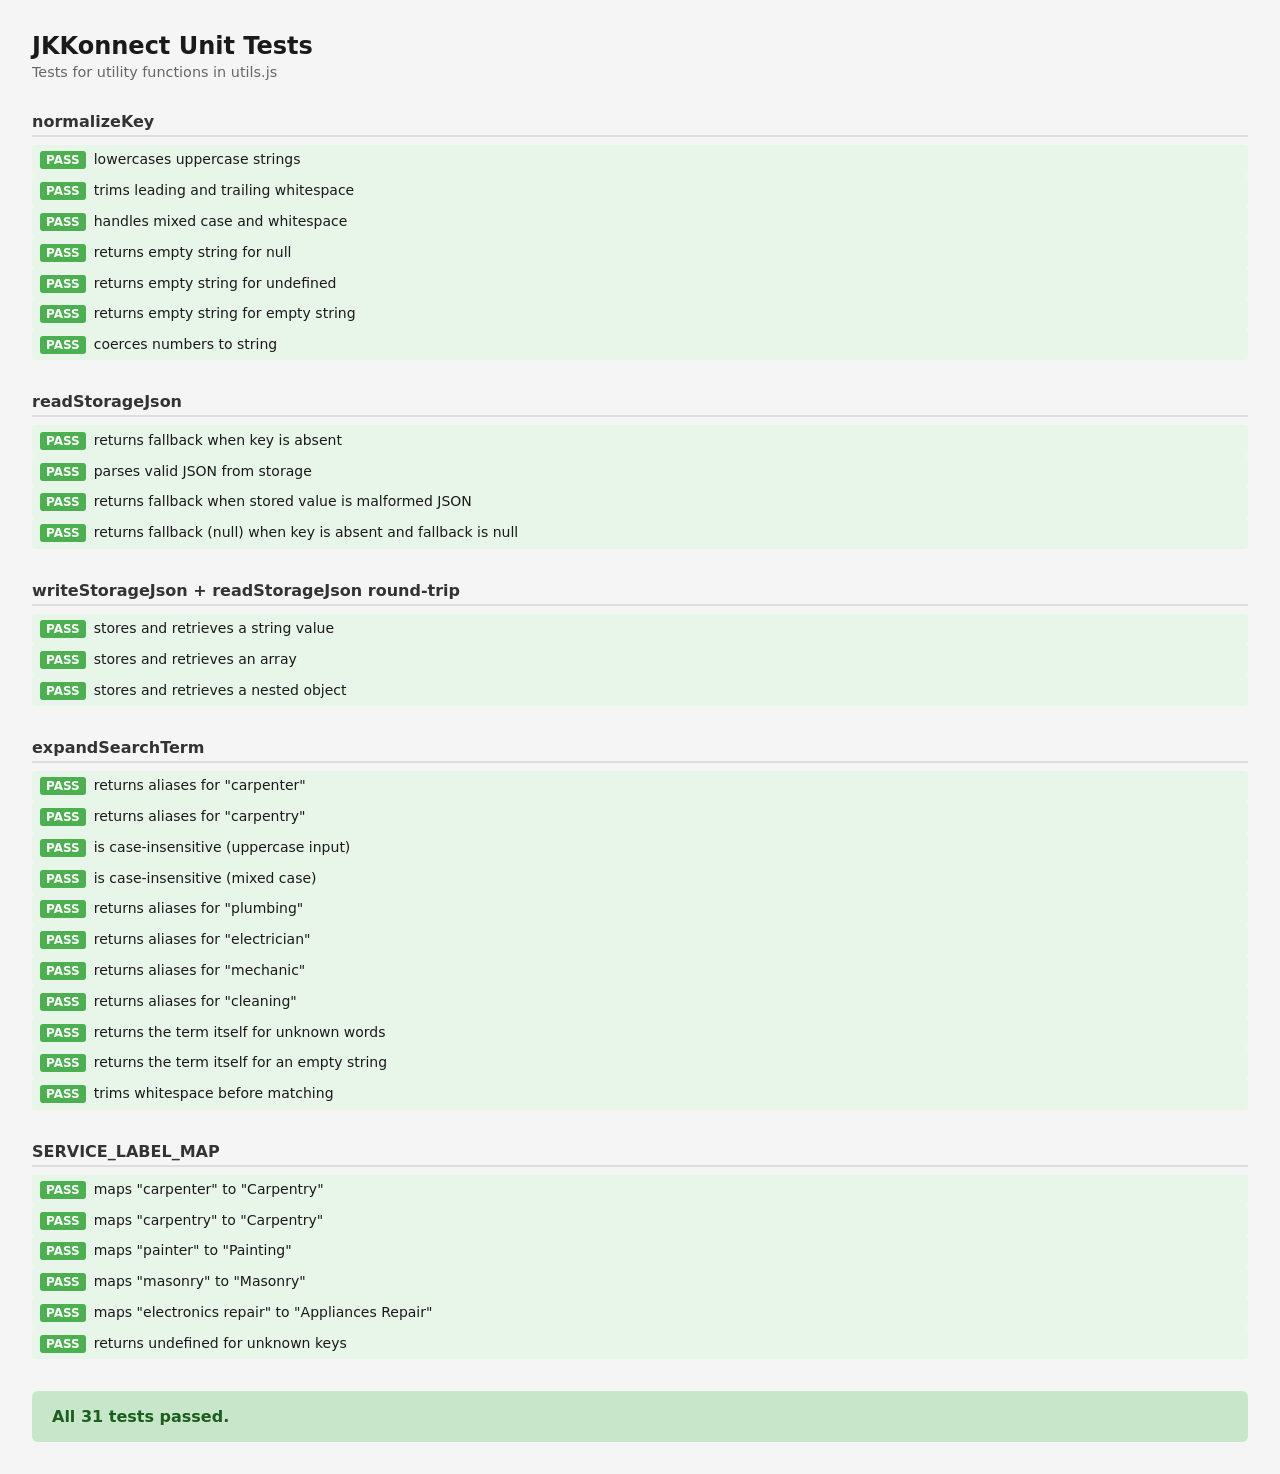
<file: tests.html>
<!DOCTYPE html>
<html lang="en">
<head>
  <meta charset="UTF-8" />
  <meta name="viewport" content="width=device-width, initial-scale=1.0" />
  <title>JKKonnect — Unit Tests</title>
  <style>
    *,
    *::before,
    *::after { box-sizing: border-box; margin: 0; padding: 0; }

    body {
      font-family: system-ui, sans-serif;
      background: #f5f5f5;
      color: #1a1a1a;
      padding: 2rem;
    }

    h1 { font-size: 1.5rem; margin-bottom: 0.25rem; }
    .subtitle { color: #666; margin-bottom: 2rem; font-size: 0.9rem; }

    .suite { margin-bottom: 2rem; }
    .suite-name {
      font-size: 1rem;
      font-weight: 700;
      color: #333;
      margin-bottom: 0.5rem;
      padding-bottom: 0.25rem;
      border-bottom: 2px solid #ddd;
    }

    .test {
      display: flex;
      align-items: flex-start;
      gap: 0.5rem;
      padding: 0.4rem 0.5rem;
      border-radius: 4px;
      font-size: 0.875rem;
    }
    .test.pass { background: #e8f5e9; }
    .test.fail { background: #ffebee; }

    .badge {
      font-weight: 700;
      font-size: 0.75rem;
      padding: 2px 6px;
      border-radius: 3px;
      white-space: nowrap;
    }
    .badge.pass { background: #4caf50; color: #fff; }
    .badge.fail { background: #f44336; color: #fff; }

    .test-name { flex: 1; }
    .test-error { color: #c62828; font-family: monospace; font-size: 0.8rem; }

    #summary {
      margin-top: 2rem;
      padding: 1rem 1.25rem;
      border-radius: 6px;
      font-weight: 700;
      font-size: 1rem;
    }
    #summary.all-pass { background: #c8e6c9; color: #1b5e20; }
    #summary.has-fail { background: #ffcdd2; color: #b71c1c; }
  </style>
</head>
<body>
  <h1>JKKonnect Unit Tests</h1>
  <p class="subtitle">Tests for utility functions in utils.js</p>
  <div id="output"></div>
  <div id="summary"></div>

  <!-- Load the utilities under test -->
  <script src="utils.js"></script>

  <script>
    // ─── Minimal test framework ───────────────────────────────────────────────

    const results = [];

    function describe(suiteName, fn) {
      const suite = { name: suiteName, tests: [] };
      results.push(suite);
      const prevSuite = describe._current;
      describe._current = suite;
      fn();
      describe._current = prevSuite;
    }
    describe._current = null;

    function it(name, fn) {
      const suite = describe._current;
      try {
        fn();
        suite.tests.push({ name, passed: true });
      } catch (err) {
        suite.tests.push({ name, passed: false, error: err.message });
      }
    }

    function expect(actual) {
      return {
        toBe(expected) {
          if (actual !== expected) {
            throw new Error(`Expected ${JSON.stringify(expected)}, got ${JSON.stringify(actual)}`);
          }
        },
        toEqual(expected) {
          const a = JSON.stringify(actual);
          const b = JSON.stringify(expected);
          if (a !== b) {
            throw new Error(`Expected ${b}, got ${a}`);
          }
        },
        toContain(item) {
          if (!Array.isArray(actual) || !actual.includes(item)) {
            throw new Error(`Expected array to contain ${JSON.stringify(item)}, got ${JSON.stringify(actual)}`);
          }
        },
        toBeTruthy() {
          if (!actual) throw new Error(`Expected truthy, got ${JSON.stringify(actual)}`);
        },
        toBeFalsy() {
          if (actual) throw new Error(`Expected falsy, got ${JSON.stringify(actual)}`);
        },
      };
    }

    // ─── localStorage mock (tests run without a real server) ─────────────────

    const _store = {};
    const localStorageMock = {
      getItem(k) { return Object.prototype.hasOwnProperty.call(_store, k) ? _store[k] : null; },
      setItem(k, v) { _store[k] = String(v); },
      removeItem(k) { delete _store[k]; },
      clear() { Object.keys(_store).forEach(k => delete _store[k]); }
    };

    // Only replace if we are in a context without a real localStorage
    // (file:// protocol treats localStorage as available but sandboxed — mock it anyway)
    try {
      window.localStorage.setItem('__test', '1');
      window.localStorage.removeItem('__test');
    } catch (_) {
      Object.defineProperty(window, 'localStorage', { value: localStorageMock });
    }

    // ─── Test suites ─────────────────────────────────────────────────────────

    describe('normalizeKey', () => {
      it('lowercases uppercase strings', () => {
        expect(normalizeKey('HELLO')).toBe('hello');
      });

      it('trims leading and trailing whitespace', () => {
        expect(normalizeKey('  hello  ')).toBe('hello');
      });

      it('handles mixed case and whitespace', () => {
        expect(normalizeKey('  CaRpEnTeR  ')).toBe('carpenter');
      });

      it('returns empty string for null', () => {
        expect(normalizeKey(null)).toBe('');
      });

      it('returns empty string for undefined', () => {
        expect(normalizeKey(undefined)).toBe('');
      });

      it('returns empty string for empty string', () => {
        expect(normalizeKey('')).toBe('');
      });

      it('coerces numbers to string', () => {
        expect(normalizeKey(42)).toBe('42');
      });
    });

    describe('readStorageJson', () => {
      it('returns fallback when key is absent', () => {
        localStorage.clear();
        expect(readStorageJson('missing_key', [])).toEqual([]);
      });

      it('parses valid JSON from storage', () => {
        localStorage.setItem('test_obj', JSON.stringify({ role: 'fundi' }));
        expect(readStorageJson('test_obj', null)).toEqual({ role: 'fundi' });
      });

      it('returns fallback when stored value is malformed JSON', () => {
        localStorage.setItem('bad_json', '{not valid}');
        expect(readStorageJson('bad_json', 'default')).toBe('default');
      });

      it('returns fallback (null) when key is absent and fallback is null', () => {
        localStorage.clear();
        const result = readStorageJson('nonexistent', null);
        expect(result).toBe(null);
      });
    });

    describe('writeStorageJson + readStorageJson round-trip', () => {
      it('stores and retrieves a string value', () => {
        writeStorageJson('rt_string', 'hello');
        expect(readStorageJson('rt_string', null)).toBe('hello');
      });

      it('stores and retrieves an array', () => {
        writeStorageJson('rt_array', [1, 2, 3]);
        expect(readStorageJson('rt_array', null)).toEqual([1, 2, 3]);
      });

      it('stores and retrieves a nested object', () => {
        writeStorageJson('rt_obj', { name: 'Wanjiku', role: 'client' });
        expect(readStorageJson('rt_obj', null)).toEqual({ name: 'Wanjiku', role: 'client' });
      });
    });

    describe('expandSearchTerm', () => {
      it('returns aliases for "carpenter"', () => {
        const terms = expandSearchTerm('carpenter');
        expect(terms).toContain('carpenter');
        expect(terms).toContain('carpentry');
        expect(terms).toContain('woodwork');
      });

      it('returns aliases for "carpentry"', () => {
        const terms = expandSearchTerm('carpentry');
        expect(terms).toContain('carpenter');
        expect(terms).toContain('carpentry');
      });

      it('is case-insensitive (uppercase input)', () => {
        const terms = expandSearchTerm('CARPENTER');
        expect(terms).toContain('carpenter');
      });

      it('is case-insensitive (mixed case)', () => {
        const terms = expandSearchTerm('Plumber');
        expect(terms).toContain('plumber');
        expect(terms).toContain('plumbing');
      });

      it('returns aliases for "plumbing"', () => {
        const terms = expandSearchTerm('plumbing');
        expect(terms).toContain('plumber');
      });

      it('returns aliases for "electrician"', () => {
        const terms = expandSearchTerm('electrician');
        expect(terms).toContain('electrical');
      });

      it('returns aliases for "mechanic"', () => {
        const terms = expandSearchTerm('mechanic');
        expect(terms).toContain('mechanics');
        expect(terms).toContain('motor vehicle mechanic');
      });

      it('returns aliases for "cleaning"', () => {
        const terms = expandSearchTerm('cleaning');
        expect(terms).toContain('house cleaner');
      });

      it('returns the term itself for unknown words', () => {
        const terms = expandSearchTerm('unknownservice');
        expect(terms).toEqual(['unknownservice']);
      });

      it('returns the term itself for an empty string', () => {
        const terms = expandSearchTerm('');
        expect(terms).toEqual(['']);
      });

      it('trims whitespace before matching', () => {
        const terms = expandSearchTerm('  carpenter  ');
        expect(terms).toContain('carpentry');
      });
    });

    describe('SERVICE_LABEL_MAP', () => {
      it('maps "carpenter" to "Carpentry"', () => {
        expect(SERVICE_LABEL_MAP['carpenter']).toBe('Carpentry');
      });

      it('maps "carpentry" to "Carpentry"', () => {
        expect(SERVICE_LABEL_MAP['carpentry']).toBe('Carpentry');
      });

      it('maps "painter" to "Painting"', () => {
        expect(SERVICE_LABEL_MAP['painter']).toBe('Painting');
      });

      it('maps "masonry" to "Masonry"', () => {
        expect(SERVICE_LABEL_MAP['masonry']).toBe('Masonry');
      });

      it('maps "electronics repair" to "Appliances Repair"', () => {
        expect(SERVICE_LABEL_MAP['electronics repair']).toBe('Appliances Repair');
      });

      it('returns undefined for unknown keys', () => {
        expect(SERVICE_LABEL_MAP['unknown']).toBe(undefined);
      });
    });

    // ─── Render results ───────────────────────────────────────────────────────

    let totalPass = 0;
    let totalFail = 0;
    const output = document.getElementById('output');

    results.forEach(suite => {
      const suiteEl = document.createElement('div');
      suiteEl.className = 'suite';

      const suiteName = document.createElement('div');
      suiteName.className = 'suite-name';
      suiteName.textContent = suite.name;
      suiteEl.appendChild(suiteName);

      suite.tests.forEach(test => {
        const row = document.createElement('div');
        row.className = `test ${test.passed ? 'pass' : 'fail'}`;

        const badge = document.createElement('span');
        badge.className = `badge ${test.passed ? 'pass' : 'fail'}`;
        badge.textContent = test.passed ? 'PASS' : 'FAIL';

        const name = document.createElement('span');
        name.className = 'test-name';
        name.textContent = test.name;

        row.appendChild(badge);
        row.appendChild(name);

        if (!test.passed && test.error) {
          const err = document.createElement('span');
          err.className = 'test-error';
          err.textContent = test.error;
          row.appendChild(err);
        }

        suiteEl.appendChild(row);
        test.passed ? totalPass++ : totalFail++;
      });

      output.appendChild(suiteEl);
    });

    const summary = document.getElementById('summary');
    const total = totalPass + totalFail;
    summary.className = totalFail === 0 ? 'all-pass' : 'has-fail';
    summary.textContent = totalFail === 0
      ? `All ${total} tests passed.`
      : `${totalFail} of ${total} tests failed.`;
  </script>
</body>
</html>
</file>
<file: style.css>
/* Matrix rain overlay for lockout */
.matrix-rain-overlay {
    position: fixed;
    top: 0;
    left: 0;
    width: 100vw;
    height: 100vh;
    background: #000;
    z-index: 10000;
    display: flex;
    align-items: center;
    justify-content: center;
}
.matrix-face {
    position: fixed;
    top: 50%;
    left: 50%;
    transform: translate(-50%, -50%);
    --matrix-progress: 1;
    --matrix-intensity: 0;
    display: flex;
    flex-direction: column;
    align-items: center;
    gap: 1rem;
    z-index: 10001;
    pointer-events: none;
}
.matrix-intro-caption {
    margin-top: 0.5rem;
    font-family: 'Orbitron', 'Share Tech Mono', sans-serif;
    font-size: clamp(1.7rem, 3.8vw, 3rem);
    font-weight: 700;
    letter-spacing: 0.18em;
    text-transform: uppercase;
    color: rgba(196, 255, 222, 0.95);
    text-shadow: 0 0 14px rgba(0, 255, 65, 0.45), 0 0 2px #000;
    opacity: 0;
    transform: translateY(14px) scale(0.98);
    filter: blur(1px);
    transition: opacity 520ms cubic-bezier(0.22, 0.61, 0.36, 1), transform 520ms cubic-bezier(0.22, 0.61, 0.36, 1), filter 460ms ease;
    pointer-events: none;
}
.matrix-caption-letter,
.matrix-caption-gap {
    display: inline-block;
}
.matrix-caption-letter {
    opacity: 0.08;
    transform: translateY(3px) scale(0.96);
    filter: blur(1.4px);
    text-shadow: 0 0 2px rgba(0, 255, 65, 0.2), 0 0 10px rgba(0, 255, 65, 0.08);
    will-change: opacity, transform, filter, text-shadow;
}
.matrix-caption-gap {
    width: 0.42em;
}
.matrix-intro-caption.is-visible {
    opacity: 1;
    transform: translateY(0) scale(1);
    filter: blur(0);
}
.matrix-intro-caption.is-teasing {
    opacity: 0.26;
    transform: translateY(5px) scale(0.995);
    filter: blur(0.7px);
    text-shadow: 0 0 10px rgba(0, 255, 65, 0.45), 0 0 20px rgba(0, 255, 65, 0.24);
}
.matrix-intro-caption.is-teasing .matrix-caption-letter {
    animation: matrixCaptionTease 360ms ease-out 1;
    animation-delay: calc(var(--letter-index, 0) * 9ms);
}
.matrix-intro-caption.is-visible .matrix-caption-letter {
    animation: matrixCaptionGhostLetter 760ms cubic-bezier(0.2, 0.75, 0.25, 1) forwards;
    animation-delay: calc(var(--letter-index, 0) * 58ms);
}
.matrix-intro-caption.matrix-caption-explode {
    animation: matrixCaptionExplode 320ms ease-out forwards;
}
.matrix-head {
    width: min(68vw, 420px);
    height: min(68vw, 420px);
    border: 3px solid rgba(0, 255, 65, 0.72);
    border-radius: 50%;
    display: flex;
    flex-direction: column;
    align-items: center;
    justify-content: center;
    gap: 0.8rem;
    position: relative;
    background: radial-gradient(circle at 50% 42%, rgba(0, 255, 65, 0.08), rgba(0, 0, 0, 0.02) 48%, rgba(0, 0, 0, 0.36) 100%);
    box-shadow: 0 0 36px rgba(0, 255, 65, 0.24), inset 0 0 28px rgba(0, 255, 65, 0.18);
    transition: box-shadow 320ms ease, border-color 320ms ease, background 320ms ease, transform 280ms ease;
    filter: saturate(calc(1 + var(--matrix-intensity) * 0.55)) brightness(calc(1 + var(--matrix-intensity) * 0.15));
}
.matrix-head::before {
    content: '';
    position: absolute;
    inset: 12px;
    border-radius: 50%;
    border: 1px dashed rgba(0, 255, 65, 0.34);
    opacity: 0.7;
}
.matrix-head::after {
    content: '';
    position: absolute;
    inset: 0;
    border-radius: 50%;
    background: radial-gradient(circle at 50% 20%, rgba(255, 255, 255, 0.1), transparent 32%);
    pointer-events: none;
}
.matrix-eyebrows {
    width: 300px;
    height: 80px;
    filter: drop-shadow(0 0 8px #00FF41);
    opacity: 0.88;
    transition: opacity 240ms ease, filter 320ms ease;
}
.matrix-eyebrow-left,
.matrix-eyebrow-right {
    transition: all 0.4s cubic-bezier(0.22, 0.61, 0.36, 1);
    transform-origin: center;
    transform-box: fill-box;
}
.matrix-eyebrow-left {
    transform: translateY(6px) rotate(-12deg);
}
.matrix-eyebrow-right {
    transform: translateY(6px) rotate(12deg);
}
.is-happy .matrix-eyebrow-left {
    transform: translateY(-8px) rotate(-3deg);
}
.is-happy .matrix-eyebrow-right {
    transform: translateY(-8px) rotate(3deg);
}
.matrix-eyes-container {
    display: flex;
    gap: 3rem;
    z-index: 10001;
    pointer-events: none;
    transition: transform 180ms linear;
}
.matrix-eye {
    width: 100px;
    height: 100px;
    border: 3px solid #00FF41;
    border-radius: 50%;
    display: flex;
    align-items: center;
    justify-content: center;
    position: relative;
    box-shadow: 0 0 20px #00FF41, inset 0 0 15px rgba(0, 255, 65, 0.2);
    animation: eyeBlink 3s infinite;
    transition: box-shadow 260ms ease, border-color 260ms ease, transform 260ms ease;
}
.matrix-pupil {
    width: 24px;
    height: 24px;
    background: #00FF41;
    border-radius: 50%;
    box-shadow: 0 0 10px #00FF41;
    animation: pupilScan 4s infinite ease-in-out;
    position: relative;
    transition: box-shadow 260ms ease, transform 260ms ease;
}
.matrix-mouth {
    width: 100px;
    height: 50px;
    opacity: 0;
    transition: opacity 0.6s cubic-bezier(0.22, 0.61, 0.36, 1);
    filter: drop-shadow(0 0 8px #00FF41);
}
.matrix-nose {
    width: 14px;
    height: 10px;
    border-radius: 50%;
    border: 2px solid rgba(0, 255, 65, 0.68);
    box-shadow: 0 0 8px rgba(0, 255, 65, 0.45);
    margin-top: -0.15rem;
}
.is-happy .matrix-mouth {
    opacity: 1;
}
.matrix-phase-detection .matrix-head {
    border-color: rgba(0, 255, 65, 0.62);
    box-shadow: 0 0 20px rgba(0, 255, 65, 0.18), inset 0 0 18px rgba(0, 255, 65, 0.14);
}
.matrix-phase-detection .matrix-eye {
    animation-duration: 3.6s;
    box-shadow: 0 0 14px #00FF41, inset 0 0 9px rgba(0, 255, 65, 0.16);
}
.matrix-phase-detection .matrix-pupil {
    animation-duration: 5.2s;
}
.matrix-phase-recognition .matrix-eyebrows {
    opacity: 0.95;
}
.matrix-phase-recognition .matrix-eyebrow-left {
    transform: translateY(2px) rotate(-9deg);
}
.matrix-phase-recognition .matrix-eyebrow-right {
    transform: translateY(2px) rotate(9deg);
}
.matrix-phase-recognition .matrix-pupil {
    animation-duration: 3.5s;
}
.matrix-phase-recognition .matrix-head {
    border-color: rgba(0, 255, 65, 0.75);
    box-shadow: 0 0 30px rgba(0, 255, 65, 0.24), inset 0 0 24px rgba(0, 255, 65, 0.2);
}
.matrix-phase-interrogation .matrix-eye {
    animation-duration: 2.3s;
    box-shadow: 0 0 24px #00FF41, inset 0 0 18px rgba(0, 255, 65, 0.24);
}
.matrix-phase-interrogation .matrix-head {
    border-color: rgba(0, 255, 65, 0.82);
    box-shadow: 0 0 38px rgba(0, 255, 65, 0.3), inset 0 0 28px rgba(0, 255, 65, 0.22);
}
.matrix-phase-interrogation .matrix-pupil {
    animation-duration: 2.5s;
}
.matrix-phase-interrogation + .matrix-timer,
.matrix-phase-pressure + .matrix-timer,
.matrix-phase-instability + .matrix-timer {
    animation: matrixTimerPulse 0.95s ease-in-out infinite;
}
.matrix-phase-pressure .matrix-eyebrow-left {
    transform: translateY(10px) rotate(-16deg);
}
.matrix-phase-pressure .matrix-eyebrow-right {
    transform: translateY(10px) rotate(16deg);
}
.matrix-phase-pressure .matrix-eye {
    box-shadow: 0 0 30px #00FF41, inset 0 0 22px rgba(0, 255, 65, 0.28);
    transform: translateY(-1px);
}
.matrix-phase-pressure .matrix-head {
    transform: scale(1.01);
    box-shadow: 0 0 50px rgba(0, 255, 65, 0.34), inset 0 0 34px rgba(0, 255, 65, 0.24);
}
.matrix-phase-instability {
    animation: matrixGlitch 0.32s steps(2, end) infinite;
}
.matrix-phase-instability .matrix-head {
    border-color: rgba(0, 255, 65, 0.95);
    box-shadow: 0 0 56px rgba(0, 255, 65, 0.42), inset 0 0 38px rgba(0, 255, 65, 0.28);
}
.matrix-phase-instability .matrix-eye:first-child {
    transform: translateX(-4px) scaleX(0.98);
}
.matrix-phase-instability .matrix-eye:last-child {
    transform: translateX(3px) scaleX(1.02);
}
.matrix-phase-release .matrix-eye {
    box-shadow: 0 0 18px #00FF41, inset 0 0 13px rgba(0, 255, 65, 0.2);
}
.matrix-phase-release .matrix-head {
    border-color: rgba(0, 255, 65, 0.78);
    box-shadow: 0 0 28px rgba(0, 255, 65, 0.25), inset 0 0 18px rgba(0, 255, 65, 0.18);
}
.matrix-finale .matrix-head {
    animation: matrixFinaleFlash 420ms ease-out 1;
}
.matrix-finale .matrix-eye {
    animation-duration: 2.1s;
    box-shadow: 0 0 34px #00FF41, inset 0 0 28px rgba(0, 255, 65, 0.34);
}
.matrix-finale + .matrix-timer {
    color: #ffffff;
    animation: matrixFinaleTimer 420ms ease-out 1;
    text-shadow: 0 0 16px #00FF41, 0 0 4px #000;
}
.matrix-face.matrix-bomb-mode .matrix-head {
    animation: matrixBombShake 90ms linear infinite;
    border-color: rgba(0, 255, 65, calc(0.75 + var(--bomb-intensity, 0) * 0.24));
}
.matrix-face.matrix-bomb-mode + .matrix-timer {
    animation: matrixTimerPulse 0.56s ease-in-out infinite;
}
.matrix-face.matrix-bomb-peak .matrix-head {
    animation-duration: 54ms;
    box-shadow: 0 0 74px rgba(0, 255, 65, 0.54), inset 0 0 44px rgba(0, 255, 65, 0.32);
}
.matrix-face.matrix-bomb-exploded .matrix-head {
    opacity: 0;
    transform: scale(0.5);
    transition: opacity 280ms ease, transform 320ms ease;
}
.matrix-rain-overlay.matrix-final-sequence .matrix-face {
    pointer-events: none;
}
@keyframes eyeBlink {
    0%, 10%, 100% {
        transform: scaleY(1);
    }
    5% {
        transform: scaleY(0.1);
    }
}
@keyframes pupilScan {
    0% {
        transform: translate(0, 0);
    }
    25% {
        transform: translate(20px, -15px);
    }
    50% {
        transform: translate(-20px, 15px);
    }
    75% {
        transform: translate(15px, 20px);
    }
    100% {
        transform: translate(0, 0);
    }
}
@keyframes matrixTimerPulse {
    0%,
    100% {
        opacity: 0.9;
        transform: scale(1);
        text-shadow: 0 0 8px #EA580C, 0 0 2px #000;
    }
    50% {
        opacity: 1;
        transform: scale(1.05);
        text-shadow: 0 0 14px #00FF41, 0 0 6px #000;
    }
}
@keyframes matrixGlitch {
    0%,
    100% {
        transform: translate(-50%, -50%);
        filter: none;
    }
    25% {
        transform: translate(-49.2%, -50.4%);
        filter: hue-rotate(8deg);
    }
    50% {
        transform: translate(-50.6%, -49.8%);
        filter: contrast(1.15);
    }
    75% {
        transform: translate(-49.7%, -50.2%);
        filter: hue-rotate(-8deg);
    }
}
@keyframes matrixFinaleFlash {
    0% {
        transform: scale(1.01);
        box-shadow: 0 0 50px rgba(0, 255, 65, 0.36), inset 0 0 34px rgba(0, 255, 65, 0.24);
    }
    50% {
        transform: scale(1.04);
        box-shadow: 0 0 86px rgba(0, 255, 65, 0.62), inset 0 0 42px rgba(0, 255, 65, 0.34);
    }
    100% {
        transform: scale(1.02);
        box-shadow: 0 0 58px rgba(0, 255, 65, 0.44), inset 0 0 38px rgba(0, 255, 65, 0.3);
    }
}
@keyframes matrixFinaleTimer {
    0% {
        transform: scale(1);
        opacity: 0.8;
    }
    50% {
        transform: scale(1.12);
        opacity: 1;
    }
    100% {
        transform: scale(1.03);
        opacity: 1;
    }
}
@keyframes matrixBombShake {
    0% {
        transform: translate(calc(var(--bomb-intensity, 0) * -4px), calc(var(--bomb-intensity, 0) * 2px)) rotate(calc(var(--bomb-intensity, 0) * -0.8deg)) scale(calc(1 + var(--bomb-intensity, 0) * 0.02));
    }
    25% {
        transform: translate(calc(var(--bomb-intensity, 0) * 5px), calc(var(--bomb-intensity, 0) * -3px)) rotate(calc(var(--bomb-intensity, 0) * 0.7deg)) scale(calc(1 + var(--bomb-intensity, 0) * 0.022));
    }
    50% {
        transform: translate(calc(var(--bomb-intensity, 0) * -6px), calc(var(--bomb-intensity, 0) * 4px)) rotate(calc(var(--bomb-intensity, 0) * -1deg)) scale(calc(1 + var(--bomb-intensity, 0) * 0.024));
    }
    75% {
        transform: translate(calc(var(--bomb-intensity, 0) * 6px), calc(var(--bomb-intensity, 0) * -4px)) rotate(calc(var(--bomb-intensity, 0) * 1deg)) scale(calc(1 + var(--bomb-intensity, 0) * 0.026));
    }
    100% {
        transform: translate(calc(var(--bomb-intensity, 0) * -4px), calc(var(--bomb-intensity, 0) * 3px)) rotate(calc(var(--bomb-intensity, 0) * -0.7deg)) scale(calc(1 + var(--bomb-intensity, 0) * 0.02));
    }
}
@keyframes matrixCaptionExplode {
    0% {
        opacity: 1;
        transform: translateY(0) scale(1);
        filter: blur(0);
    }
    40% {
        opacity: 1;
        transform: translateY(-2px) scale(1.05);
        filter: brightness(1.35);
    }
    100% {
        opacity: 0;
        transform: translateY(-10px) scale(1.12);
        filter: blur(2px);
    }
}
@keyframes matrixCaptionGhostLetter {
    0% {
        opacity: 0.08;
        transform: translateY(3px) scale(0.95);
        filter: blur(1.6px);
        text-shadow: 0 0 1px rgba(0, 255, 65, 0.1), 0 0 4px rgba(0, 255, 65, 0.08);
    }
    35% {
        opacity: 0.52;
        transform: translateY(-1px) scale(1.03);
        filter: blur(0.7px);
        text-shadow: 0 0 10px rgba(0, 255, 65, 0.5), 0 0 20px rgba(0, 255, 65, 0.28);
    }
    65% {
        opacity: 1;
        transform: translateY(0) scale(1);
        filter: blur(0.15px);
        text-shadow: 0 0 16px rgba(0, 255, 65, 0.62), 0 0 26px rgba(0, 255, 65, 0.34);
    }
    100% {
        opacity: 1;
        transform: translateY(0) scale(1);
        filter: blur(0);
        text-shadow: 0 0 14px rgba(0, 255, 65, 0.5), 0 0 18px rgba(0, 255, 65, 0.3);
    }
}
@keyframes matrixCaptionTease {
    0% {
        opacity: 0.02;
        filter: blur(1.6px);
    }
    45% {
        opacity: 0.45;
        filter: blur(0.8px);
    }
    100% {
        opacity: 0.1;
        filter: blur(1.2px);
    }
}
@media (prefers-reduced-motion: reduce) {
    .matrix-phase-instability {
        animation: none;
    }

    .matrix-finale .matrix-head,
    .matrix-finale + .matrix-timer {
        animation: none;
    }

    .matrix-eyes-container {
        transition: none;
    }

    .matrix-intro-caption {
        transition: opacity 220ms ease;
        transform: none;
        filter: none;
    }

    .matrix-intro-caption.matrix-caption-explode {
        animation: none;
        opacity: 0;
    }
}
@media (max-width: 768px) {
    .matrix-head {
        width: min(86vw, 350px);
        height: min(86vw, 350px);
        gap: 0.55rem;
    }

    .matrix-eyes-container {
        gap: 1.65rem;
    }

    .matrix-eye {
        width: 80px;
        height: 80px;
    }

    .matrix-intro-caption {
        letter-spacing: 0.12em;
        font-size: clamp(1.25rem, 4.8vw, 1.75rem);
        text-align: center;
        max-width: 88vw;
    }

}
.matrix-timer {
    position: fixed;
    top: 20px;
    right: 40px;
    color: #EA580C;
    font: bold 2rem monospace;
    z-index: 10001;
    text-shadow: 0 0 8px #EA580C, 0 0 2px #000;
}
/* ==========================================================================
   JUA KALI KONNECT - ENTERPRISE STYLESHEET
   "The Imarati Upgrade"
   ========================================================================== */

@import url('https://fonts.googleapis.com/css2?family=Inter:wght@300;400;500;600;700&family=Orbitron:wght@600;700&family=Playfair+Display:wght@600;700&family=Permanent+Marker&family=Share+Tech+Mono&display=swap');

:root {
    /* Premium Color System */
    --brand-orange: #EA580C;
    --brand-orange-hover: #C2410C;
    --bg-light: #fffaf4;
    --surface-white: #FFFFFF;
    --text-dark: #0F172A;
    --text-muted: #475569;
    --border-soft: #E2E8F0;
    
    /* Elevations */
    --shadow-sm: 0 1px 3px rgba(15, 23, 42, 0.05);
    --shadow-md: 0 10px 15px -3px rgba(15, 23, 42, 0.08);
    --shadow-hover: 0 20px 25px -5px rgba(234, 88, 12, 0.15);
    
    /* Transitions & Radii */
    --radius-md: 12px;
    --radius-pill: 50px;
    --transition: all 0.3s cubic-bezier(0.4, 0, 0.2, 1);
    --ring: 0 0 0 4px rgba(234, 88, 12, 0.22);
    --nav-height: 86px;
}

/* =========================================
   RESET & GLOBAL TYPOGRAPHY
   ========================================= */
* {
    margin: 0;
    padding: 0;
    box-sizing: border-box;
    -webkit-font-smoothing: antialiased;
}

body {
    background-color: var(--bg-light);
    color: var(--text-dark);
    font-family: 'Inter', sans-serif;
    line-height: 1.6;
    overflow-x: hidden;
    padding-top: var(--nav-height);
    scroll-padding-top: calc(var(--nav-height) + 12px);
}

/* Headings use a premium Serif for trust/authority */
h1, h2, h3, h4 {
    font-family: 'Playfair Display', serif;
    color: var(--text-dark);
    line-height: 1.3;
}

/* =========================================
   NAVIGATION (GLASSMORPHISM)
   ========================================= */
nav {
    display: flex;
    justify-content: space-between;
    align-items: center;
    padding: 15px 5%;
    background: transparent;
    backdrop-filter: none;
    -webkit-backdrop-filter: none;
    border-bottom: 1px solid transparent;
    position: fixed;
    top: 0;
    left: 0;
    right: 0;
    width: 100%;
    z-index: 1000;
    box-shadow: none;
    transition: box-shadow 280ms ease, background-color 280ms ease, border-color 280ms ease, backdrop-filter 280ms ease;
}

nav::before {
    content: '';
    position: absolute;
    left: 0;
    right: 0;
    bottom: -1px;
    height: 1px;
    background: linear-gradient(90deg, transparent, rgba(234, 88, 12, 0.42), transparent);
    opacity: 0;
    transition: opacity 280ms ease;
}

nav::after {
    content: '';
    position: absolute;
    left: 0;
    right: 0;
    bottom: -10px;
    height: 10px;
    background: linear-gradient(180deg, rgba(2, 6, 23, 0.08), rgba(2, 6, 23, 0));
    pointer-events: none;
    opacity: 0;
    transition: opacity 240ms ease;
}

body.nav-is-scrolled nav {
    background: rgba(255, 255, 255, 0.9);
    backdrop-filter: blur(12px);
    -webkit-backdrop-filter: blur(12px);
    border-bottom: 1px solid rgba(226, 232, 240, 0.9);
    box-shadow: 0 1px 0 rgba(2, 6, 23, 0.2), 0 10px 22px rgba(2, 6, 23, 0.12);
}

body.nav-is-scrolled nav::before {
    opacity: 0;
}

body.nav-is-scrolled nav::after {
    opacity: 0.28;
}

.logo h1,
.logo a {
    font-family: 'Inter', sans-serif;
    font-size: 1.5rem;
    font-weight: 800;
    letter-spacing: -0.5px;
}

.logo a {
    color: var(--text-dark);
    text-decoration: none;
    display: inline-flex;
    align-items: baseline;
}

/* The Jua Kali Graffiti Element */
.logo span {
    font-family: 'Permanent Marker', cursive;
    color: var(--brand-orange);
    font-size: 1.8rem;
    font-weight: normal;
    margin-left: 5px;
}

nav ul {
    display: flex;
    list-style: none;
    gap: 30px;
}

nav ul li a {
    text-decoration: none;
    color: var(--text-muted);
    font-weight: 500;
    font-size: 0.95rem;
    transition: var(--transition);
    position: relative;
    padding-bottom: 8px;
}

nav ul li a::before {
    content: '';
    position: absolute;
    left: 0;
    bottom: -2px;
    width: 100%;
    height: 8px;
    background: radial-gradient(ellipse at center, rgba(234, 88, 12, 0.28) 0%, rgba(234, 88, 12, 0) 72%);
    transform: scaleX(0.25);
    opacity: 0;
    transition: transform 280ms cubic-bezier(0.22, 0.61, 0.36, 1), opacity 220ms ease;
    pointer-events: none;
}

nav ul li a::after {
    content: '';
    position: absolute;
    left: 0;
    bottom: 0;
    width: 100%;
    height: 2px;
    background: var(--brand-orange);
    transform: scaleX(0);
    transform-origin: center;
    transition: transform 260ms cubic-bezier(0.22, 0.61, 0.36, 1);
}

nav ul li a:hover {
    color: var(--brand-orange);
}

nav ul li a.active {
    color: var(--text-dark);
}

nav ul li a:hover::before,
nav ul li a.active::before {
    transform: scaleX(1);
    opacity: 1;
}

nav ul li a:hover::after,
nav ul li a.active::after {
    transform: scaleX(1);
}

.auth-buttons {
    display: flex;
    align-items: center;
    gap: 10px;
}

.auth-user {
    font-weight: 600;
    color: var(--text-dark);
    font-size: 0.9rem;
}

.auth-role-chip {
    background: #ffedd5;
    color: #9a3412;
    border: 1px solid #fdba74;
    border-radius: 999px;
    padding: 4px 9px;
    font-size: 0.75rem;
    font-weight: 700;
}

.profile-link {
    text-decoration: none;
    color: var(--text-dark);
    font-weight: 700;
    font-size: 0.9rem;
    display: inline-flex;
    align-items: center;
    gap: 6px;
}

.profile-link:hover {
    color: var(--brand-orange);
}

.profile-link-icon {
    width: 20px;
    height: 20px;
    display: inline-flex;
    align-items: center;
    justify-content: center;
    border-radius: 50%;
    background: #ffedd5;
    color: #9a3412;
    font-size: 0.78rem;
    line-height: 1;
}

.auth-buttons button {
    padding: 10px 20px;
    border-radius: var(--radius-pill);
    font-weight: 600;
    font-size: 0.9rem;
    cursor: pointer;
    transition: var(--transition);
    border: none;
    font-family: 'Inter', sans-serif;
}

.auth-buttons button:first-child {
    background: transparent;
    color: var(--text-dark);
}

.auth-buttons button:first-child:hover {
    color: var(--brand-orange);
}

.auth-buttons button:last-child {
    background: var(--brand-orange);
    color: var(--surface-white);
    box-shadow: 0 4px 10px rgba(234, 88, 12, 0.3);
}

.auth-buttons button:last-child:hover {
    background: var(--brand-orange-hover);
    transform: translateY(-2px);
}

a:focus-visible,
button:focus-visible,
input:focus-visible,
textarea:focus-visible {
    outline: none;
    box-shadow: var(--ring);
}

/* =========================================
   GLOBAL HEADERS & SPACING
   ========================================= */
header > h1 {
    text-align: center;
    font-size: 3rem;
    margin-top: 40px;
    animation: fadeUp 0.8s ease forwards;
}

header > p {
    text-align: center;
    color: var(--text-muted);
    font-size: 1.1rem;
    margin-top: 10px;
    margin-bottom: 40px;
    animation: fadeUp 1s ease forwards;
}

h2 {
    text-align: center;
    font-size: 2.2rem;
    margin: 40px 0 20px;
}

/* =========================================
   INDEX: HERO SECTION
   ========================================= */
.hero {
    padding: 80px 5%;
    text-align: center;
    background: var(--bg-light);
}

.hero-content h2 {
    font-size: 3.5rem;
    max-width: 800px;
    margin: 0 auto 20px;
    letter-spacing: -1px;
}

.hero-headline {
    display: flex;
    flex-wrap: wrap;
    justify-content: center;
    gap: 0.18em;
}

.hero-word {
    display: inline-block;
    opacity: 1;
    transform: none;
}

.js-enabled .hero-headline.is-prepared .hero-word {
    opacity: 0;
    transform: translateY(0.85em) scale(0.96);
    filter: blur(6px);
}

.js-enabled .hero-headline.is-animating .hero-word {
    animation: heroWordAssemble 0.72s cubic-bezier(0.22, 1, 0.36, 1) forwards;
}

.hero-content p {
    font-size: 1.2rem;
    color: var(--text-muted);
    max-width: 600px;
    margin: 0 auto 40px;
}

.search-container {
    display: flex;
    justify-content: center;
    max-width: 600px;
    margin: 0 auto;
    background: var(--surface-white);
    border-radius: var(--radius-pill);
    padding: 8px;
    box-shadow: var(--shadow-md);
    border: 1px solid var(--border-soft);
}

.search-container input {
    flex: 1;
    border: none;
    padding: 15px 20px;
    font-size: 1rem;
    border-radius: var(--radius-pill);
    outline: none;
    font-family: 'Inter', sans-serif;
    background: transparent;
}

.search-container button {
    background: var(--text-dark);
    color: var(--surface-white);
    border: none;
    padding: 0 30px;
    border-radius: var(--radius-pill);
    font-weight: 600;
    cursor: pointer;
    transition: var(--transition);
}

.search-container button:hover {
    background: var(--brand-orange);
}

.search-icon {
    margin-right: 8px;
}

.search-feedback {
    text-align: center;
    color: var(--text-muted);
    margin-top: -8px;
    margin-bottom: 16px;
    font-weight: 500;
}

.market-insight {
    width: min(1100px, 90%);
    margin: 0 auto 16px;
    background: linear-gradient(130deg, #fff7ed, #ffffff);
    border: 1px solid #fed7aa;
    border-radius: 14px;
    padding: 18px;
    box-shadow: var(--shadow-sm);
}

.market-insight h3 {
    margin: 0 0 6px;
    text-align: left;
    font-family: 'Inter', sans-serif;
    font-size: 1.08rem;
}

.market-insight p {
    margin: 0;
    color: var(--text-muted);
}

.market-insight-chips {
    margin-top: 12px;
    display: flex;
    flex-wrap: wrap;
    gap: 8px;
}

.market-insight-chips span {
    border: 1px solid #fdba74;
    color: #9a3412;
    background: #fff;
    padding: 6px 10px;
    border-radius: 999px;
    font-size: 0.8rem;
    font-weight: 700;
}

.quick-filters {
    width: min(1100px, 90%);
    margin: 0 auto;
}

.quick-filters > p {
    margin: 0 0 8px;
    color: var(--text-muted);
    font-weight: 600;
}

.quick-filter-actions {
    display: flex;
    gap: 10px;
    flex-wrap: wrap;
}

.quick-filter-actions button {
    border: 1px solid var(--border-soft);
    border-radius: 999px;
    padding: 9px 13px;
    background: var(--surface-white);
    color: var(--text-dark);
    font-weight: 700;
    cursor: pointer;
    transition: var(--transition);
}

.quick-filter-actions button:hover {
    border-color: #fdba74;
    color: #9a3412;
}

.quick-filter-actions button.is-active {
    border-color: var(--brand-orange);
    background: var(--brand-orange);
    color: var(--surface-white);
}

.quick-filter-status {
    margin-top: 10px;
    font-size: 0.92rem;
    color: #9a3412;
    font-weight: 600;
}

.service-badge {
    display: inline-flex;
    align-items: center;
    gap: 8px;
    background: #fff7ed;
    border: 1px solid #fdba74;
    border-radius: 999px;
    padding: 7px 14px;
    font-size: 0.9rem;
    font-weight: 700;
    color: #9a3412;
    margin-bottom: 18px;
    animation: fadeUp 0.45s ease both;
}

.service-badge-clear {
    background: transparent;
    border: none;
    color: #9a3412;
    cursor: pointer;
    font-size: 1.1rem;
    line-height: 1;
    padding: 0;
    margin-left: 2px;
    transition: color 0.2s ease;
}

.service-badge-clear:hover {
    color: var(--brand-orange);
}

.weather-brief {
    margin: 0 5% 12px;
    padding: 11px 14px;
    border-radius: 10px;
    border: 1px solid var(--border-soft);
    background: #fff7ed;
    color: #9a3412;
    font-size: 0.95rem;
    font-weight: 600;
    line-height: 1.45;
    animation: fadeUp 0.45s ease both;
}

.weather-brief.is-loading,
.weather-brief.is-neutral {
    background: #fffbeb;
    border-color: #fdba74;
    color: #92400e;
}

.weather-brief.is-clear {
    background: #fff7ed;
    border-color: #fdba74;
    color: #9a3412;
}

.weather-brief.is-rain,
.weather-brief.is-error {
    background: #fff7ed;
    border-color: #fdba74;
    color: #9a3412;
}

.profile-modal {
    position: fixed;
    inset: 0;
    background: rgba(15, 23, 42, 0.58);
    backdrop-filter: blur(4px);
    -webkit-backdrop-filter: blur(4px);
    display: flex;
    align-items: center;
    justify-content: center;
    padding: 20px;
    z-index: 1400;
}

.profile-modal[hidden] {
    display: none;
}

.profile-modal-card {
    background: var(--surface-white);
    width: 100%;
    max-width: 520px;
    border: 1px solid var(--border-soft);
    border-radius: var(--radius-md);
    box-shadow: var(--shadow-md);
    padding: 24px;
    position: relative;
    animation: cardEnter 0.3s ease;
    max-height: 86vh;
    overflow-y: auto;
}

.profile-modal-card h3 {
    margin-bottom: 12px;
    color: var(--brand-orange);
}

.profile-modal-card p {
    margin: 8px 0;
    color: var(--text-dark);
}

.profile-modal-card a {
    color: var(--brand-orange-hover);
    font-weight: 600;
}

.profile-section {
    margin-top: 18px;
}

.profile-section h4 {
    margin-bottom: 10px;
    font-size: 1.02rem;
    color: var(--text-dark);
    font-family: 'Inter', sans-serif;
}

.profile-gallery {
    display: grid;
    grid-template-columns: 1fr 1fr;
    gap: 10px;
}

.profile-work-item {
    margin: 0;
    border: 1px solid var(--border-soft);
    border-radius: 10px;
    overflow: hidden;
    background: var(--bg-light);
}

.profile-work-item img {
    width: 100%;
    height: 112px;
    object-fit: cover;
    display: block;
}

.profile-work-item figcaption {
    padding: 8px;
    font-size: 0.82rem;
    color: var(--text-muted);
}

.profile-comments {
    display: grid;
    gap: 8px;
}

.profile-cta-row {
    margin-top: 12px;
    display: grid;
    grid-template-columns: repeat(3, minmax(0, 1fr));
    gap: 8px;
}

.profile-cta-link,
.profile-cta-row button {
    display: inline-flex;
    align-items: center;
    justify-content: center;
    border-radius: 8px;
    padding: 10px 11px;
    font-size: 0.86rem;
    font-weight: 700;
    text-decoration: none;
    transition: var(--transition);
}

.profile-cta-link {
    border: 1px solid #fdba74;
    background: #fff7ed;
    color: #9a3412;
}

.profile-cta-link:hover {
    background: #ffedd5;
}

.profile-cta-row button {
    border: 1px solid var(--brand-orange);
    background: var(--brand-orange);
    color: var(--surface-white);
    cursor: pointer;
}

.profile-cta-row button:hover {
    background: var(--brand-orange-hover);
    border-color: var(--brand-orange-hover);
}

.profile-quote-feedback {
    min-height: 20px;
    margin-top: 8px;
    color: #9a3412;
    font-weight: 600;
    font-size: 0.88rem;
}

.profile-comment-item {
    border: 1px solid var(--border-soft);
    background: #fffaf7;
    border-radius: 10px;
    padding: 10px 12px;
}

.profile-comment-item p {
    margin: 0;
    color: var(--text-dark);
    font-size: 0.9rem;
}

.profile-close {
    position: absolute;
    top: 12px;
    right: 12px;
    background: transparent;
    border: none;
    font-size: 1.6rem;
    line-height: 1;
    cursor: pointer;
    color: var(--text-muted);
}

.profile-close:hover {
    color: var(--brand-orange);
}

/* =========================================
   INDEX & ABOUT: FEATURES GRID
   ========================================= */
.features, .categories, .about-content {
    padding: 60px 5%;
}

.feature-grid {
    display: grid;
    grid-template-columns: repeat(auto-fit, minmax(300px, 1fr));
    gap: 30px;
    margin-top: 40px;
}

.feature-grid article {
    background: var(--surface-white);
    padding: 40px 30px;
    border-radius: var(--radius-md);
    box-shadow: var(--shadow-sm);
    border: 1px solid var(--border-soft);
    transition: var(--transition);
}

.feature-grid article:hover {
    transform: translateY(-5px);
    box-shadow: var(--shadow-md);
    border-color: rgba(234, 88, 12, 0.3);
}

.features,
.about-content {
    background:
        radial-gradient(circle at 10% 10%, rgba(234, 88, 12, 0.08), transparent 45%),
        linear-gradient(180deg, rgba(255, 255, 255, 0.86), rgba(248, 250, 252, 0.92));
}

.home-features {
    position: relative;
    overflow: hidden;
}

.home-features .feature-grid {
    position: relative;
    z-index: 1;
}

.home-features::before {
    content: '';
    position: absolute;
    inset: -80px -20px;
    background: linear-gradient(110deg, transparent 25%, rgba(234, 88, 12, 0.08) 50%, transparent 75%);
    transform: translateX(-120%);
    opacity: 0;
    pointer-events: none;
    transition: opacity 0.35s ease;
}

.home-features.is-visible::before {
    opacity: 1;
    animation: featuresSweep 3.2s ease-in-out infinite;
}

.feature-grid h4, .feature-grid h3 {
    font-size: 1.4rem;
    margin-bottom: 15px;
    color: var(--brand-orange);
    font-family: 'Inter', sans-serif;
}

.feature-grid p, .feature-grid ul {
    color: var(--text-muted);
}

.feature-grid ul {
    list-style-type: none;
}

.feature-grid ul li {
    margin-bottom: 10px;
    padding-left: 25px;
    position: relative;
}

.feature-grid ul li::before {
    content: '→';
    position: absolute;
    left: 0;
    color: var(--brand-orange);
    font-weight: bold;
}

.about-features .feature-card {
    opacity: 0;
    transform: translateY(22px);
    transition: opacity 0.55s ease, transform 0.55s ease, box-shadow 0.35s ease, border-color 0.35s ease;
}

.about-features {
    position: relative;
    overflow: hidden;
}

.about-features::before {
    content: '';
    position: absolute;
    inset: -80px -20px;
    background: linear-gradient(110deg, transparent 25%, rgba(234, 88, 12, 0.08) 50%, transparent 75%);
    transform: translateX(-120%);
    opacity: 0;
    pointer-events: none;
    transition: opacity 0.35s ease;
}

.about-features.is-in-view::before {
    opacity: 1;
    animation: featuresSweep 3.2s ease-in-out infinite;
}

.about-features .feature-card.is-visible {
    opacity: 1;
    transform: translateY(0);
}

.about-features .feature-extra {
    display: block;
    margin-top: 6px;
    font-size: 0.9rem;
    color: #475569;
}

.about-features .feature-extra.is-typing {
    border-right: 2px solid #fdba74;
    padding-right: 2px;
    animation: typeCaretBlink 0.85s step-end infinite;
}

.about-features .how-steps {
    margin: 0;
    padding: 0;
}

.about-features .how-steps li::before {
    content: none;
}

.about-features .step-item {
    display: grid;
    grid-template-columns: 34px 1fr;
    gap: 12px;
    align-items: start;
    padding: 10px 0;
    position: relative;
    cursor: pointer;
}

.about-features .step-item + .step-item {
    border-top: 1px dashed #fed7aa;
}

.about-features .step-item:focus-visible {
    outline: none;
    box-shadow: var(--ring);
    border-radius: 8px;
}

.about-features .step-dot {
    width: 30px;
    height: 30px;
    border-radius: 50%;
    display: inline-flex;
    align-items: center;
    justify-content: center;
    font-weight: 700;
    font-size: 0.86rem;
    background: #fff7ed;
    color: #9a3412;
    border: 1px solid #fdba74;
    transition: transform 0.3s ease, background 0.3s ease, color 0.3s ease;
}

.about-features .step-text {
    color: var(--text-muted);
    transition: color 0.3s ease, transform 0.3s ease;
}

.about-features .step-item.is-active .step-dot {
    background: var(--brand-orange);
    color: var(--surface-white);
    transform: scale(1.06);
}

.about-features .step-item.is-active .step-text {
    color: #9a3412;
    transform: translateX(2px);
}

@keyframes featuresSweep {
    0% {
        transform: translateX(-120%);
    }
    100% {
        transform: translateX(120%);
    }
}

@keyframes typeCaretBlink {
    0%,
    49% {
        border-right-color: #fdba74;
    }

    50%,
    100% {
        border-right-color: transparent;
    }
}

/* =========================================
   INDEX: CATEGORIES
   ========================================= */
.Category-list {
    display: flex;
    flex-wrap: wrap;
    justify-content: center;
    gap: 15px;
    max-width: 1000px;
    margin: 40px auto 0;
}

.category-item {
    background: var(--surface-white);
    padding: 12px 24px;
    border-radius: var(--radius-pill);
    font-weight: 500;
    font-size: 0.95rem;
    color: var(--text-dark);
    border: 1px solid var(--border-soft);
    cursor: pointer;
    transition: var(--transition);
    box-shadow: var(--shadow-sm);
}

.category-item:hover {
    background: var(--text-dark);
    color: var(--surface-white);
    border-color: var(--text-dark);
    transform: translateY(-3px);
}

/* =========================================
   INDEX: CTA SECTION
   ========================================= */
.cta-section {
    background: var(--brand-orange);
    color: var(--surface-white);
    padding: 80px 5%;
    text-align: center;
    margin-top: 40px;
}

.cta-section h2 {
    color: var(--surface-white);
}

.cta-section p {
    font-size: 1.2rem;
    margin-bottom: 30px;
    opacity: 0.9;
}

.cta-section button {
    background: var(--surface-white);
    color: var(--brand-orange);
    border: none;
    padding: 15px 30px;
    border-radius: var(--radius-pill);
    font-weight: 700;
    font-size: 1rem;
    margin: 10px;
    cursor: pointer;
    transition: var(--transition);
}

.cta-section button:hover {
    background: var(--text-dark);
    color: var(--surface-white);
}

/* =========================================
   HIRE WORKERS: CARDS GRID
   ========================================= */
.workers {
    display: grid;
    grid-template-columns: repeat(auto-fit, minmax(280px, 1fr));
    gap: 30px;
    padding: 40px 5%;
}

.worker-card {
    background: var(--surface-white);
    padding: 30px 20px;
    border-radius: var(--radius-md);
    box-shadow: var(--shadow-sm);
    border: 1px solid var(--border-soft);
    text-align: center;
    transition: transform 360ms cubic-bezier(0.22, 0.61, 0.36, 1), box-shadow 360ms cubic-bezier(0.22, 0.61, 0.36, 1), border-color 320ms ease;
    position: relative;
    overflow: hidden;
}

.worker-card::before {
    content: '';
    position: absolute;
    top: 0;
    left: 0;
    width: 100%;
    height: 4px;
    background: var(--brand-orange);
    transform: scaleX(0);
    transform-origin: left;
    transition: transform 0.42s cubic-bezier(0.22, 0.61, 0.36, 1);
}

.worker-card:hover::before {
    transform: scaleX(1);
}

.worker-card:hover {
    transform: translateY(-8px);
    box-shadow: 0 12px 40px rgba(234, 88, 12, 0.18), 0 4px 16px rgba(234, 88, 12, 0.10), var(--shadow-hover);
    border-color: rgba(234, 88, 12, 0.3);
}

.worker-card:active {
    transform: translateY(-4px) scale(0.97);
    transition: transform 90ms ease;
}

.worker-card h3 {
    font-family: 'Inter', sans-serif;
    font-size: 1.3rem;
    margin-bottom: 10px;
    color: var(--text-dark);
}

.fundi-verified-badge {
    display: inline-flex;
    align-items: center;
    justify-content: center;
    width: 20px;
    height: 20px;
    margin-left: 6px;
    border-radius: 50%;
    background: var(--brand-orange);
    color: var(--surface-white);
    font-size: 0.78rem;
    line-height: 1;
    vertical-align: middle;
    box-shadow: 0 4px 10px rgba(234, 88, 12, 0.28);
}

.worker-card p {
    color: var(--text-muted);
    font-size: 0.95rem;
    margin-bottom: 5px;
}

.worker-rating {
    display: inline-block;
    margin-top: 6px;
    margin-bottom: 10px;
    padding: 6px 10px;
    border-radius: 999px;
    font-size: 0.85rem;
    font-weight: 700;
    color: #9a3412;
    background: rgba(234, 88, 12, 0.12);
    border: 1px solid rgba(234, 88, 12, 0.28);
}

.worker-rating-stars {
    letter-spacing: 1px;
    color: #ea580c;
    animation: starGlow 2.4s ease-in-out infinite;
}

.worker-rating-value {
    color: #7c2d12;
}

.worker-card-enter {
    opacity: 0;
    transform: translateY(18px) scale(0.99);
    animation: cardEnter 0.55s ease forwards;
}

.worker-card button {
    margin-top: 20px;
    width: 100%;
    background: var(--bg-light);
    color: var(--text-dark);
    border: 1px solid var(--border-soft);
    padding: 12px;
    border-radius: 8px;
    font-weight: 600;
    cursor: pointer;
    transition: var(--transition);
    position: relative;
    overflow: hidden;
}

.worker-card button::after {
    content: '';
    position: absolute;
    top: 0;
    left: -100%;
    width: 60%;
    height: 100%;
    background: linear-gradient(90deg, transparent, rgba(255,255,255,0.35), transparent);
    transform: skewX(-18deg);
    transition: none;
}

.worker-card button:hover::after {
    left: 160%;
    transition: left 0.72s ease;
}

.worker-card button:hover {
    background: var(--brand-orange);
    color: var(--surface-white);
    border-color: var(--brand-orange);
}

/* ── Worker card interaction extras ── */

/* Bio peek strip (5) */
.worker-bio-peek {
    margin-top: 0;
    background: rgba(15, 23, 42, 0.92);
    color: #fed7aa;
    font-size: 0.82rem;
    line-height: 1.45;
    padding: 0 14px;
    max-height: 0;
    opacity: 0;
    overflow: hidden;
    transform: translateY(6px);
    transition: max-height 0.42s cubic-bezier(0.22, 0.61, 0.36, 1), opacity 0.32s ease, transform 0.38s cubic-bezier(0.22, 0.61, 0.36, 1), padding 0.28s ease, margin-top 0.28s ease;
    pointer-events: none;
    border-radius: 8px;
}

.worker-card:hover .worker-bio-peek,
.worker-card:focus-within .worker-bio-peek {
    margin-top: 10px;
    padding: 10px 14px;
    max-height: 90px;
    opacity: 1;
    transform: translateY(0);
    transition-delay: 60ms;
}

/* Availability pulse dot (6) */
.worker-avail-dot {
    display: inline-block;
    width: 8px;
    height: 8px;
    border-radius: 50%;
    background: #22c55e;
    margin-left: 7px;
    vertical-align: middle;
    box-shadow: 0 0 0 0 rgba(34, 197, 94, 0.5);
    animation: availPulse 2s ease-in-out infinite;
}

@keyframes availPulse {
    0%, 100% { box-shadow: 0 0 0 0 rgba(34, 197, 94, 0.5); }
    50% { box-shadow: 0 0 0 6px rgba(34, 197, 94, 0); }
}

.worker-economic-meta {
    margin-top: 10px;
    display: flex;
    flex-wrap: wrap;
    justify-content: center;
    gap: 7px;
}

.worker-economic-meta span {
    border: 1px solid #fed7aa;
    background: #fff7ed;
    color: #9a3412;
    border-radius: 999px;
    padding: 5px 9px;
    font-size: 0.75rem;
    font-weight: 700;
}

.worker-action-row {
    margin-top: 14px;
    display: grid;
    grid-template-columns: 1fr 1fr;
    gap: 8px;
}

.worker-action-row button {
    margin-top: 0;
    width: 100%;
}

.worker-action-row [data-hire-button] {
    grid-column: 1 / -1;
    background: var(--brand-orange);
    border-color: var(--brand-orange);
    color: var(--surface-white);
}

.worker-action-row [data-hire-button]:hover {
    background: var(--brand-orange-hover);
    border-color: var(--brand-orange-hover);
}

.worker-whatsapp-link {
    border: 1px solid #fed7aa;
    border-radius: 8px;
    background: #fff7ed;
    color: #9a3412;
    text-decoration: none;
    font-weight: 700;
    display: inline-flex;
    align-items: center;
    justify-content: center;
    padding: 12px;
    transition: var(--transition);
}

.worker-whatsapp-link:hover {
    background: #ffedd5;
}

.escrow-demo {
    padding: 40px 5%;
    max-width: 1000px;
    margin: 10px auto 0;
}

.escrow-demo > p {
    text-align: center;
    color: var(--text-muted);
    margin-bottom: 24px;
}

.escrow-form {
    background: var(--surface-white);
    border: 1px solid var(--border-soft);
    border-radius: var(--radius-md);
    box-shadow: var(--shadow-sm);
    padding: 24px;
    display: grid;
    gap: 12px;
}

.escrow-actions {
    display: grid;
    gap: 10px;
}

.escrow-actions button {
    border: none;
    border-radius: 8px;
    padding: 12px;
    font-weight: 700;
    cursor: pointer;
    transition: var(--transition);
}

.escrow-actions button:first-child {
    background: var(--brand-orange);
    color: var(--surface-white);
}

.escrow-actions button:first-child:hover {
    background: var(--brand-orange-hover);
}

.escrow-actions button:not(:first-child) {
    background: #fff7ed;
    color: #9a3412;
    border: 1px solid #fdba74;
}

.escrow-actions button:not(:first-child):hover {
    background: #ffedd5;
}

.escrow-message {
    margin: 6px 0 0;
    color: #9a3412;
    font-weight: 600;
    min-height: 20px;
}

.escrow-status-card {
    margin-top: 16px;
    background: var(--surface-white);
    border: 1px solid var(--border-soft);
    border-left: 4px solid var(--brand-orange);
    border-radius: var(--radius-md);
    box-shadow: var(--shadow-sm);
    padding: 18px;
}

.escrow-status-card h3 {
    font-family: 'Inter', sans-serif;
    margin-bottom: 10px;
    color: var(--text-dark);
}

.escrow-status-card p {
    margin: 6px 0;
    color: var(--text-dark);
}

/* =========================================
   FORMS (SIGNUP & CONTACT)
   ========================================= */
.signup, .contact-container {
    padding: 60px 5%;
    max-width: 1000px;
    margin: 0 auto;
}

.signup p, .contact-container p {
    text-align: center;
    color: var(--text-muted);
    margin-bottom: 40px;
}

.fundi-register-message {
    min-height: 22px;
    margin: 0;
    text-align: left;
    color: #9a3412;
    font-weight: 600;
    font-size: 0.92rem;
}

.fundi-onboarding .fundi-role-message {
    margin: 0 auto 16px;
    text-align: center;
    color: #9a3412;
    font-weight: 600;
}

.fundi-category-picker {
    max-width: 600px;
    margin: 0 auto 14px;
    display: grid;
    gap: 8px;
}

.fundi-category-picker select {
    width: 100%;
    padding: 12px 14px;
    border-radius: 8px;
    border: 1px solid var(--border-soft);
    background: var(--surface-white);
    font-family: 'Inter', sans-serif;
}

.profile-page {
    max-width: 1000px;
    margin: 0 auto;
    padding: 40px 5% 70px;
    display: grid;
    gap: 18px;
}

.profile-status {
    color: #9a3412;
    font-weight: 600;
    text-align: center;
}

.profile-card {
    background: var(--surface-white);
    border: 1px solid var(--border-soft);
    border-radius: var(--radius-md);
    box-shadow: var(--shadow-sm);
    padding: 22px;
    display: grid;
    gap: 10px;
}

.profile-page button {
    border: 1px solid var(--border-soft);
    border-radius: 10px;
    padding: 12px 14px;
    font-weight: 700;
    font-size: 0.95rem;
    cursor: pointer;
    transition: var(--transition);
    background: var(--surface-white);
    color: var(--text-dark);
    box-shadow: var(--shadow-sm);
}

.profile-page button:hover {
    transform: translateY(-1px);
    box-shadow: var(--shadow-md);
}

.profile-page button:active {
    transform: translateY(0);
}

.profile-page button[type="submit"],
.profile-page [data-fundi-profile-save] {
    background: linear-gradient(180deg, #f97316, var(--brand-orange));
    border-color: var(--brand-orange);
    color: var(--surface-white);
}

.profile-page button[type="submit"]:hover,
.profile-page [data-fundi-profile-save]:hover {
    background: var(--brand-orange-hover);
    border-color: var(--brand-orange-hover);
}

.profile-page [data-add-portfolio-item] {
    background: #fff7ed;
    border-color: #fdba74;
    color: #9a3412;
}

.profile-page [data-add-portfolio-item]:hover {
    background: #ffedd5;
}

.profile-card h2,
.profile-card h3 {
    margin: 0;
    text-align: left;
}

.profile-card form {
    box-shadow: none;
    border: none;
    padding: 0;
    margin: 0;
    background: transparent;
    max-width: 100%;
}

.profile-photo-block {
    display: grid;
    gap: 8px;
    margin-bottom: 4px;
}

.profile-page input[type="file"] {
    width: 100%;
    border: 1px solid var(--border-soft);
    border-radius: 10px;
    padding: 6px;
    background: var(--surface-white);
    color: var(--text-muted);
    font-weight: 600;
    cursor: pointer;
    transition: var(--transition);
}

.profile-page input[type="file"]:hover {
    border-color: #fdba74;
    background: #fffaf4;
}

.profile-page input[type="file"]:focus-visible {
    outline: none;
    border-color: var(--brand-orange);
    box-shadow: 0 0 0 3px rgba(249, 115, 22, 0.2);
}

.profile-page input[type="file"]::file-selector-button,
.profile-page input[type="file"]::-webkit-file-upload-button {
    border: 1px solid var(--brand-orange);
    border-radius: 8px;
    padding: 9px 12px;
    margin-right: 12px;
    background: linear-gradient(180deg, #f97316, var(--brand-orange));
    color: var(--surface-white);
    font-weight: 700;
    cursor: pointer;
    transition: var(--transition);
}

.profile-page input[type="file"]:hover::file-selector-button,
.profile-page input[type="file"]:hover::-webkit-file-upload-button {
    background: var(--brand-orange-hover);
    border-color: var(--brand-orange-hover);
    transform: translateY(-1px);
}

.profile-page input[type="file"]:active::file-selector-button,
.profile-page input[type="file"]:active::-webkit-file-upload-button {
    transform: translateY(0);
}

.profile-photo-preview {
    width: 88px;
    height: 88px;
    border-radius: 50%;
    object-fit: cover;
    border: 2px solid var(--border-soft);
}

.profile-message {
    margin: 0;
    color: #9a3412;
    min-height: 20px;
    font-size: 0.9rem;
    font-weight: 600;
}

.profile-divider {
    border: none;
    border-top: 1px solid var(--border-soft);
    margin: 10px 0;
}

.profile-helper {
    margin: 0;
    color: var(--text-muted);
}

.fundi-leads-summary {
    margin: 2px 0 4px;
    color: #9a3412;
    font-weight: 700;
}

.fundi-leads-list {
    display: grid;
    gap: 12px;
}

.fundi-lead-item {
    border: 1px solid var(--border-soft);
    border-radius: 12px;
    padding: 14px;
    background: #fffaf5;
}

.fundi-lead-item p {
    margin: 4px 0;
}

.fundi-lead-head {
    display: flex;
    justify-content: space-between;
    align-items: center;
    gap: 10px;
}

.fundi-lead-head h3 {
    margin: 0;
    font-size: 1.02rem;
}

.fundi-lead-status {
    border-radius: 999px;
    padding: 5px 10px;
    font-size: 0.75rem;
    font-weight: 700;
}

.fundi-lead-status.is-new {
    background: #fff7ed;
    color: #9a3412;
    border: 1px solid #fdba74;
}

.fundi-lead-status.is-accepted {
    background: #fff7ed;
    color: #9a3412;
    border: 1px solid #fed7aa;
}

.fundi-lead-status.is-quoted {
    background: #fff7ed;
    color: #9a3412;
    border: 1px solid #fdba74;
}

.fundi-lead-status.is-declined {
    background: #fff7ed;
    color: #9a3412;
    border: 1px solid #fdba74;
}

.fundi-lead-actions {
    margin-top: 10px;
    display: grid;
    grid-template-columns: repeat(3, minmax(0, 1fr));
    gap: 8px;
}

.fundi-lead-actions button {
    margin: 0;
}

.fundi-lead-actions [data-fundi-lead-action="accept"] {
    background: #fff7ed;
    color: #9a3412;
    border-color: #fed7aa;
}

.fundi-lead-actions [data-fundi-lead-action="decline"] {
    background: #fff7ed;
    color: #9a3412;
    border-color: #fdba74;
}

.fundi-lead-actions [data-fundi-lead-action="quote"] {
    background: #fff7ed;
    color: #9a3412;
    border-color: #fdba74;
}

.fundi-lead-quote {
    color: #9a3412;
    font-weight: 600;
}

.fundi-quote-form {
    margin-top: 12px;
    border: 1px solid var(--border-soft);
    border-radius: 10px;
    padding: 12px;
    display: grid;
    gap: 8px;
    background: var(--surface-white);
}

.fundi-quote-target {
    margin: 0;
    color: #9a3412;
    font-weight: 600;
}

.fundi-quote-actions {
    display: grid;
    grid-template-columns: 1fr 1fr;
    gap: 8px;
}


.portfolio-remove-btn {
    width: 100%;
    border: 1px solid #fed7aa;
    background: #fff7ed;
    color: #9a3412;
    padding: 8px;
    cursor: pointer;
    font-weight: 700;
    font-size: 0.82rem;
    border-radius: 8px;
    box-shadow: none;
}

.portfolio-remove-btn:hover {
    background: #ffedd5;
    border-color: #fdba74;
    transform: none;
}

.profile-avatar-wrap {
    display: flex;
    justify-content: center;
    margin-bottom: 10px;
}

.profile-avatar-image {
    width: 86px;
    height: 86px;
    border-radius: 50%;
    object-fit: cover;
    border: 2px solid var(--border-soft);
}

form {
    background: var(--surface-white);
    padding: 40px;
    border-radius: var(--radius-md);
    box-shadow: var(--shadow-md);
    border: 1px solid var(--border-soft);
    display: flex;
    flex-direction: column;
    gap: 20px;
    max-width: 600px;
    margin: 0 auto;
}

label {
    font-weight: 600;
    font-size: 0.95rem;
    color: var(--text-dark);
}

input, textarea, select {
    width: 100%;
    padding: 14px 16px;
    border-radius: 8px;
    border: 1px solid var(--border-soft);
    background: var(--bg-light);
    font-family: 'Inter', sans-serif;
    font-size: 1rem;
    transition: var(--transition);
}

input:focus, textarea:focus, select:focus {
    outline: none;
    border-color: var(--brand-orange);
    background: var(--surface-white);
    box-shadow: 0 0 0 4px rgba(234, 88, 12, 0.1);
}

form button[type="submit"] {
    background: var(--brand-orange);
    color: var(--surface-white);
    border: none;
    padding: 16px;
    border-radius: 8px;
    font-size: 1.1rem;
    font-weight: 600;
    cursor: pointer;
    transition: var(--transition);
    margin-top: 10px;
}

form button[type="submit"]:hover {
    background: var(--brand-orange-hover);
}

/* =========================================
   CONTACT INFO SECTION
   ========================================= */
.contact-container {
    display: grid;
    grid-template-columns: 1.5fr 1fr;
    gap: 50px;
}

.service-note {
    text-align: left;
    margin: 0 0 18px;
    font-size: 0.95rem;
    color: var(--text-muted);
}

.contact-tone {
    margin-top: -10px;
    margin-bottom: 18px;
    color: #9a3412;
    font-weight: 600;
    letter-spacing: 0.01em;
}

.contact-info-section {
    background: var(--text-dark);
    color: var(--surface-white);
    padding: 40px;
    border-radius: var(--radius-md);
    box-shadow: var(--shadow-md);
}

.contact-info-section h2 {
    color: var(--surface-white);
    text-align: left;
    margin-top: 0;
}

.contact-method-grid {
    display: grid;
    grid-template-columns: 1fr;
    gap: 14px;
    margin-top: 26px;
}

.contact-method-card {
    background: rgba(255, 255, 255, 0.07);
    border: 1px solid rgba(255, 255, 255, 0.12);
    border-radius: 10px;
    padding: 16px;
    transition: var(--transition);
}

.contact-method-card:hover {
    transform: translateY(-2px);
    border-color: rgba(255, 255, 255, 0.28);
}

.contact-method-card h3 {
    color: var(--surface-white);
    font-family: 'Inter', sans-serif;
    margin-bottom: 6px;
    font-size: 1rem;
}

.contact-method-card p {
    color: #E2E8F0;
    margin: 0;
    text-align: left;
}

.contact-emoji {
    margin-right: 4px;
}

.contact-label {
    color: #fdba74;
    font-size: 0.84rem;
    margin-bottom: 6px;
}

.contact-value {
    font-size: 0.98rem;
    font-weight: 600;
}

.contact-value a {
    color: var(--surface-white);
    text-decoration: none;
    border-bottom: 1px dashed rgba(255, 255, 255, 0.35);
}

.contact-value a:hover {
    color: #fdba74;
    border-bottom-color: #fdba74;
}

.contact-method-link {
    display: inline-flex;
    margin-top: 10px;
    padding: 8px 12px;
    border-radius: 999px;
    background: #fff7ed;
    color: #9a3412;
    text-decoration: none;
    font-size: 0.84rem;
    font-weight: 700;
    border: 1px solid #fdba74;
    transition: var(--transition);
}

.contact-method-link:hover {
    background: #ffedd5;
}

.contact-method-card.is-featured-email {
    background: linear-gradient(160deg, rgba(234, 88, 12, 0.22), rgba(15, 23, 42, 0.28));
    border-color: rgba(253, 186, 116, 0.7);
    box-shadow: 0 10px 24px rgba(15, 23, 42, 0.28);
}

.contact-info-section ul {
    list-style: none;
    margin-top: 30px;
}

.contact-info-section ul li {
    font-size: 1.1rem;
    margin-bottom: 20px;
    display: flex;
    align-items: center;
    gap: 10px;
    color: #E2E8F0;
}

/* =========================================
   ABOUT US: MISSION SECTION
   ========================================= */
.mission-section article {
    text-align: center;
    max-width: 800px;
    margin: 0 auto;
}

.mission-section p {
    font-size: 1.25rem;
    color: var(--text-muted);
    line-height: 1.8;
}

.trust-metrics {
    margin: 20px 0 40px;
    display: grid;
    grid-template-columns: repeat(auto-fit, minmax(180px, 1fr));
    gap: 16px;
}

.metric-card {
    background: var(--surface-white);
    border: 1px solid var(--border-soft);
    border-radius: var(--radius-md);
    padding: 24px;
    box-shadow: var(--shadow-sm);
    text-align: center;
    transition: transform 0.35s ease, box-shadow 0.35s ease, border-color 0.35s ease;
}

.metric-card.is-active {
    transform: translateY(-3px);
    border-color: rgba(234, 88, 12, 0.35);
    box-shadow: 0 18px 32px -18px rgba(234, 88, 12, 0.45);
}

.metric-card h3 {
    font-size: 2rem;
    color: var(--brand-orange);
    font-family: 'Inter', sans-serif;
    margin-bottom: 6px;
}

.metric-value {
    display: inline-flex;
    align-items: center;
    justify-content: center;
    min-height: 1.2em;
}

.metric-value.is-active {
    text-shadow: 0 0 14px rgba(234, 88, 12, 0.18);
}

.metric-card p {
    margin: 0;
    color: var(--text-muted);
}

.testimonial-panel {
    margin-top: 20px;
    background: var(--surface-white);
    border: 1px solid var(--border-soft);
    border-left: 4px solid var(--brand-orange);
    border-radius: var(--radius-md);
    padding: 26px;
    box-shadow: var(--shadow-sm);
}

.testimonial-panel blockquote {
    margin: 0;
    color: var(--text-dark);
    font-size: 1.1rem;
    line-height: 1.7;
    font-style: italic;
}

.testimonial-panel p {
    margin-top: 12px;
    color: var(--text-muted);
}

/* =========================================
   FOOTER
   ========================================= */
footer {
    background: var(--text-dark);
    color: var(--text-muted);
    text-align: center;
    padding: 16px 5%;
    margin-top: 20px;
}

footer p {
    font-size: 0.90rem;
}

.jk-footer-hologram {
    --echo-depth: 1;
    margin: 0 auto 8px;
    padding: 8px 5% 4px;
    border: none;
    background: radial-gradient(ellipse 90% 70% at 50% 60%, rgba(234, 88, 12, 0.07) 0%, transparent 72%);
    position: relative;
}

.jk-footer-hologram::after {
    content: '';
    position: absolute;
    bottom: 0;
    left: 10%;
    right: 10%;
    height: 1px;
    background: linear-gradient(90deg, transparent, rgba(234, 88, 12, 0.22), transparent);
    pointer-events: none;
}

.jk-holo-stage {
    perspective: 1100px;
    transform-style: preserve-3d;
    overflow: hidden;
}

.jk-holo-rig {
    display: flex;
    justify-content: center;
    align-items: baseline;
    flex-wrap: wrap;
    gap: 0.02em;
    letter-spacing: 0.01em;
}

.jk-holo-glyph {
    position: relative;
    display: inline-block;
    font-family: 'Playfair Display', serif;
    font-size: clamp(1.2rem, 1.25rem + 1.1vw, 2.1rem);
    font-weight: 700;
    line-height: 1.15;
    transform-style: preserve-3d;
    transform: translate3d(var(--tx, 0px), var(--ty, 0px), var(--tz, 0px)) rotateX(var(--rx, 0deg)) rotateY(var(--ry, 0deg)) rotateZ(var(--rz, 0deg));
    transition: transform 220ms ease;
    --glow-alpha: 0.38;
}

.jk-holo-glyph.is-space {
    width: 0.5em;
}

.jk-holo-face,
.jk-holo-echo {
    display: inline-block;
    color: var(--brand-orange);
}

.jk-holo-face {
    position: relative;
    z-index: 3;
    text-shadow:
        0 0 6px rgba(234, 88, 12, var(--glow-alpha)),
        0 0 18px rgba(234, 88, 12, calc(var(--glow-alpha) * 0.65)),
        0 0 38px rgba(234, 88, 12, calc(var(--glow-alpha) * 0.28));
}

.jk-holo-echo {
    position: absolute;
    inset: 0;
    z-index: 1;
    pointer-events: none;
    opacity: 0.35;
}

.jk-holo-echo-a {
    transform: translate3d(-1.5px, 1.5px, calc(var(--echo-depth) * -10px));
    filter: blur(1.2px);
    opacity: 0.28;
}

.jk-holo-echo-b {
    transform: translate3d(2px, -1.5px, calc(var(--echo-depth) * -22px));
    filter: blur(3px);
    opacity: 0.16;
}

/* =========================================
   ANIMATIONS
   ========================================= */
@keyframes fadeUp {
    from { opacity: 0; transform: translateY(20px); }
    to { opacity: 1; transform: translateY(0); }
}

@keyframes cardEnter {
    from {
        opacity: 0;
        transform: translateY(18px) scale(0.99);
    }
    to {
        opacity: 1;
        transform: translateY(0) scale(1);
    }
}

@keyframes starGlow {
    0%, 100% {
        text-shadow: 0 0 0 rgba(234, 88, 12, 0);
    }
    50% {
        text-shadow: 0 0 8px rgba(234, 88, 12, 0.25);
    }
}

@keyframes heroWordAssemble {
    0% {
        opacity: 0;
        transform: translateY(0.85em) scale(0.96);
        filter: blur(6px);
    }
    60% {
        opacity: 1;
        transform: translateY(-0.08em) scale(1.01);
        filter: blur(0);
    }
    100% {
        opacity: 1;
        transform: translateY(0) scale(1);
        filter: blur(0);
    }
}

.reveal {
    opacity: 1;
    transform: none;
}

.js-enabled .reveal {
    opacity: 0;
    transform: translateY(26px);
    transition: opacity 0.7s ease, transform 0.7s ease;
}

.js-enabled .reveal.is-visible {
    opacity: 1;
    transform: translateY(0);
}

.mobile-sticky-cta {
    display: none;
}

.mobile-sticky-cta a {
    display: block;
    text-align: center;
    text-decoration: none;
    background: var(--brand-orange);
    color: var(--surface-white);
    font-weight: 700;
    padding: 14px 16px;
    border-radius: 14px;
    box-shadow: var(--shadow-hover);
}

.auth-modal {
    position: fixed;
    inset: 0;
    z-index: 1500;
    background: rgba(15, 23, 42, 0.58);
    display: flex;
    align-items: center;
    justify-content: center;
    padding: 18px;
}

.auth-modal[hidden] {
    display: none;
}

.auth-modal-card {
    width: 100%;
    max-width: 460px;
    background: var(--surface-white);
    border: 1px solid var(--border-soft);
    border-radius: var(--radius-md);
    box-shadow: var(--shadow-md);
    padding: 24px;
    position: relative;
    animation: cardEnter 0.25s ease;
}

.auth-close {
    position: absolute;
    top: 10px;
    right: 12px;
    background: transparent;
    border: none;
    color: var(--text-muted);
    font-size: 1.6rem;
    line-height: 1;
    cursor: pointer;
}

.auth-close:hover {
    color: var(--brand-orange);
}

.auth-modal-card h3 {
    margin-bottom: 4px;
}

.auth-subtitle {
    color: var(--text-muted);
    margin-bottom: 14px;
}

.auth-modal-card form {
    box-shadow: none;
    border: none;
    padding: 0;
    margin: 0;
    max-width: 100%;
    background: transparent;
}

.auth-modal-card input {
    background: var(--surface-white);
}

.auth-message {
    min-height: 22px;
    color: #9a3412;
    font-size: 0.9rem;
    margin: 0;
}

.auth-forgot {
    margin: -4px 0 0;
    text-align: right;
}

.auth-forgot-btn {
    border: none;
    background: transparent;
    color: var(--brand-orange);
    font-weight: 600;
    cursor: pointer;
    font-size: 0.9rem;
    padding: 0;
}

.auth-forgot-btn:hover {
    color: var(--brand-orange-hover);
}

.auth-switch-text {
    margin-top: 12px;
    color: var(--text-muted);
    font-size: 0.92rem;
}

.auth-switch-btn {
    background: transparent;
    border: none;
    color: var(--brand-orange);
    font-weight: 700;
    cursor: pointer;
    font-size: 0.92rem;
    padding: 0;
    margin-left: 4px;
}

.site-locked {
    overflow: hidden;
}

.site-lock-overlay {
    position: fixed;
    inset: 0;
    z-index: 2200;
    background: rgba(15, 23, 42, 0.74);
    display: flex;
    align-items: center;
    justify-content: center;
    padding: 18px;
}

.site-lock-card {
    width: 100%;
    max-width: 460px;
    background: var(--surface-white);
    border: 1px solid var(--border-soft);
    border-radius: var(--radius-md);
    box-shadow: var(--shadow-md);
    padding: 24px;
    animation: cardEnter 0.25s ease;
}

.site-lock-card-danger {
    border-color: #C2410C;
    box-shadow: 0 0 0 4px rgba(239, 68, 68, 0.16), 0 16px 35px -20px rgba(127, 29, 29, 0.6);
    animation: siteLockShake 0.38s ease;
}

.site-lock-card-lockdown {
    border-color: #7c2d12;
    background: linear-gradient(180deg, #fff7ed 0%, #fff7ed 100%);
    box-shadow: 0 0 0 4px rgba(153, 27, 27, 0.16), 0 24px 45px -26px rgba(127, 29, 29, 0.8);
}

.site-lock-card-lockdown h2 {
    color: #7c2d12;
}

.site-lock-card h2 {
    margin: 0 0 8px;
    text-align: left;
    font-size: 1.5rem;
}

.site-lock-card p {
    margin: 0 0 14px;
    color: var(--text-muted);
}

.site-lock-card form {
    margin: 0;
    max-width: 100%;
    border: none;
    box-shadow: none;
    background: transparent;
    padding: 0;
    gap: 10px;
}

.site-lock-card input {
    background: var(--surface-white);
}

.site-lock-card button {
    background: var(--brand-orange);
    color: var(--surface-white);
    border: none;
    padding: 12px;
    border-radius: 8px;
    font-weight: 700;
    cursor: pointer;
    transition: var(--transition);
}

.site-lock-card button:hover {
    background: var(--brand-orange-hover);
}

.site-lock-card button:disabled,
.site-lock-card input:disabled {
    opacity: 0.6;
    cursor: not-allowed;
}

.site-lock-feedback {
    min-height: 22px;
    margin: 10px 0 0;
    color: #9a3412;
    font-weight: 600;
    font-size: 0.9rem;
}

@keyframes siteLockShake {
    0% { transform: translateX(0); }
    20% { transform: translateX(-8px); }
    40% { transform: translateX(7px); }
    60% { transform: translateX(-5px); }
    80% { transform: translateX(4px); }
    100% { transform: translateX(0); }
}

/* =========================================
   RESPONSIVE LOGIC
   ========================================= */
@media (max-width: 992px) {
    .contact-container {
        grid-template-columns: 1fr;
    }
}

@media (max-width: 768px) {
    :root {
        --nav-height: 206px;
    }

    nav {
        flex-direction: column;
        gap: 20px;
        padding: 20px;
    }
    
    nav ul {
        flex-wrap: wrap;
        justify-content: center;
    }
    
    .hero-content h2 {
        font-size: 2.5rem;
    }
    
    .search-container {
        flex-direction: column;
        background: transparent;
        border: none;
        box-shadow: none;
        gap: 10px;
    }
    
    .search-container input, .search-container button {
        border-radius: 8px;
        padding: 15px;
        width: 100%;
        border: 1px solid var(--border-soft);
    }
    
    .search-container input {
        background: var(--surface-white);
    }
    
    .cta-section button {
        display: block;
        width: 100%;
        margin: 10px 0;
    }

    .escrow-form {
        padding: 18px;
    }

    .mobile-sticky-cta {
        display: block;
        position: fixed;
        left: 14px;
        right: 14px;
        bottom: 14px;
        z-index: 1200;
    }

    body {
        padding-bottom: 92px;
    }

    .profile-gallery {
        grid-template-columns: 1fr;
    }

    .quick-filter-actions {
        gap: 8px;
    }

    .quick-filter-actions button {
        font-size: 0.84rem;
        padding: 8px 11px;
    }

    .worker-action-row {
        grid-template-columns: 1fr;
    }

    .worker-action-row [data-hire-button] {
        grid-column: auto;
    }

    .profile-cta-row {
        grid-template-columns: 1fr;
    }

    .about-features .feature-grid {
        gap: 18px;
    }

    .about-features .feature-card {
        padding: 28px 20px;
    }

    .jk-footer-hologram {
        margin-bottom: 6px;
        padding: 10px 5% 4px;
    }

    .jk-holo-glyph {
        font-size: clamp(1.02rem, 0.95rem + 1.6vw, 1.45rem);
    }
}

@media (prefers-reduced-motion: reduce) {
    .reveal,
    .js-enabled .reveal,
    .js-enabled .reveal.is-visible {
        transition: none;
        transform: none;
        opacity: 1;
    }

    .worker-rating-stars,
    .worker-card-enter {
        animation: none;
    }

    .about-features .feature-card,
    .about-features .feature-card.is-visible {
        opacity: 1;
        transform: none;
        transition: none;
    }

    .about-features .feature-extra {
        transition: none;
    }

    .about-features::before,
    .about-features.is-in-view::before {
        animation: none;
        opacity: 1;
    }

    .jk-holo-glyph,
    .jk-holo-face,
    .jk-holo-echo {
        transition: none;
        animation: none;
    }

    .js-enabled .hero-headline.is-prepared .hero-word,
    .js-enabled .hero-headline.is-animating .hero-word {
        animation: none;
        opacity: 1;
        transform: none;
        filter: none;
    }
}
</file>
